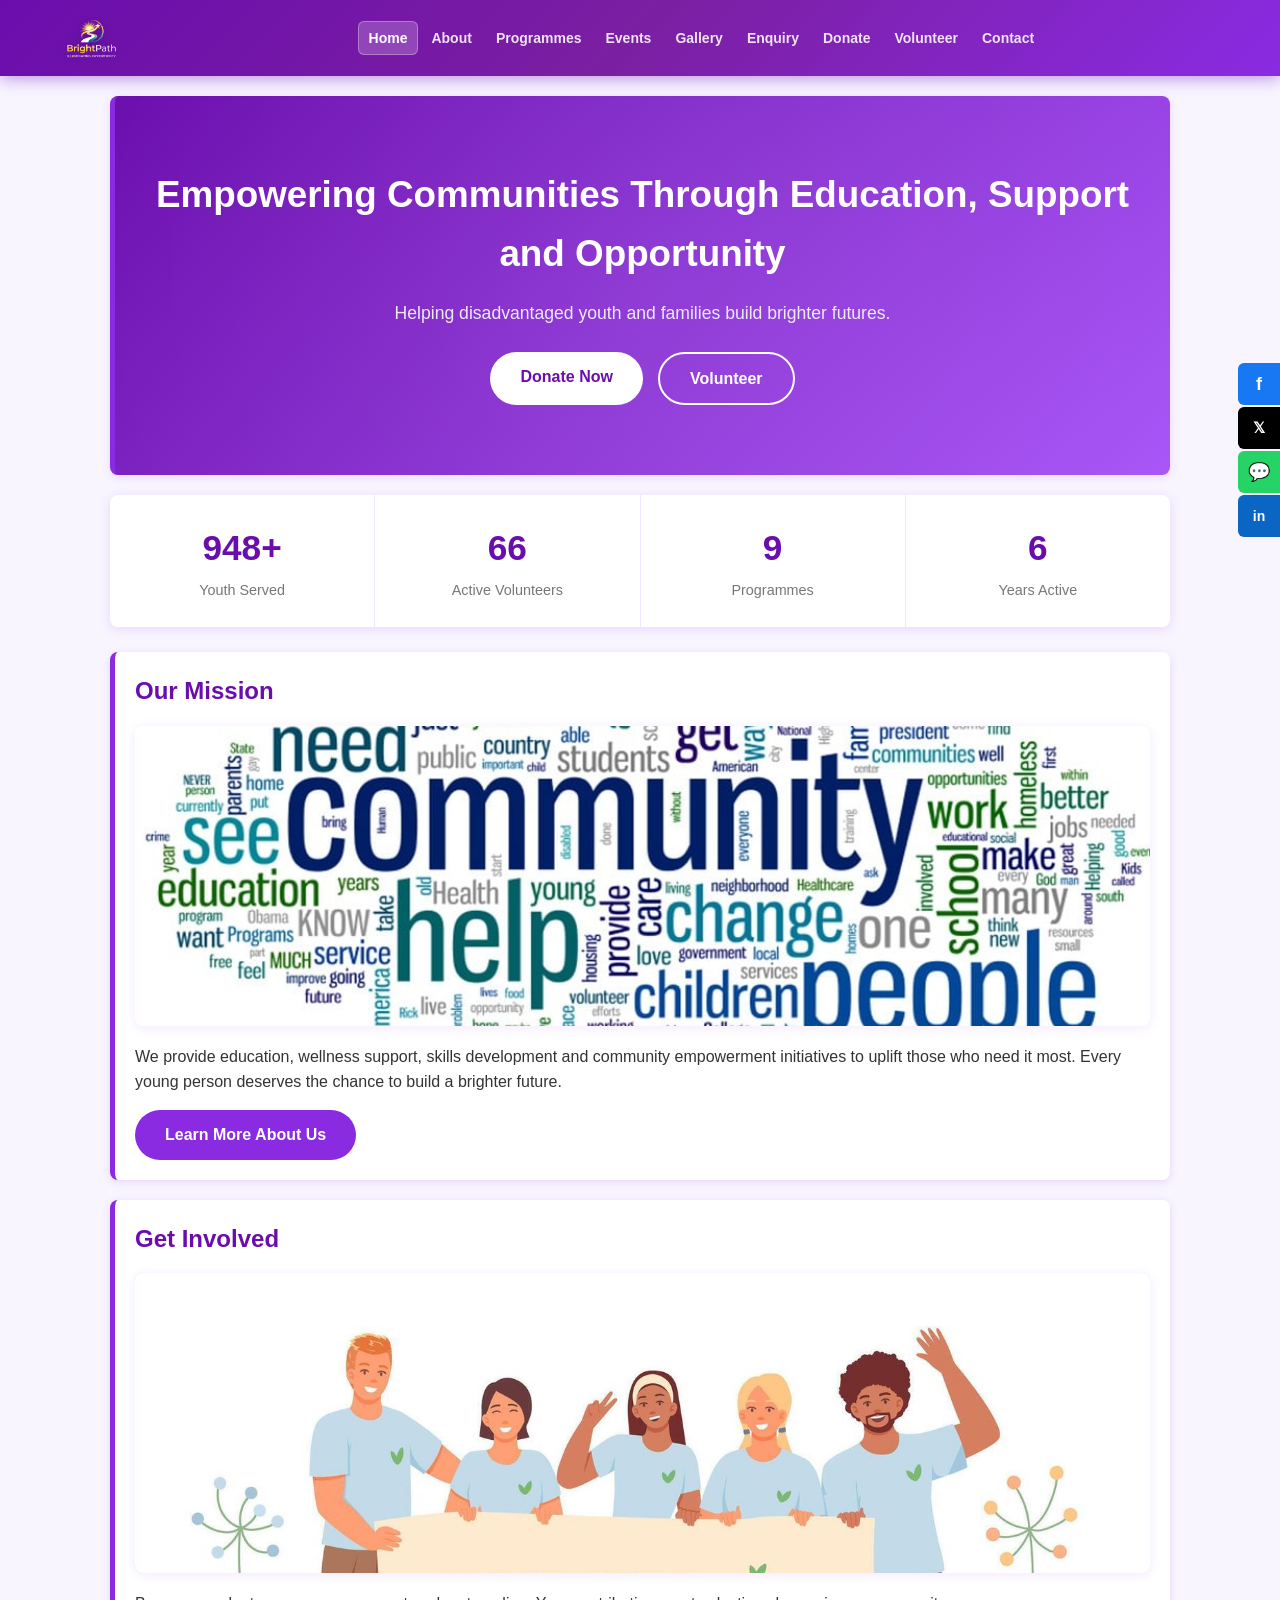
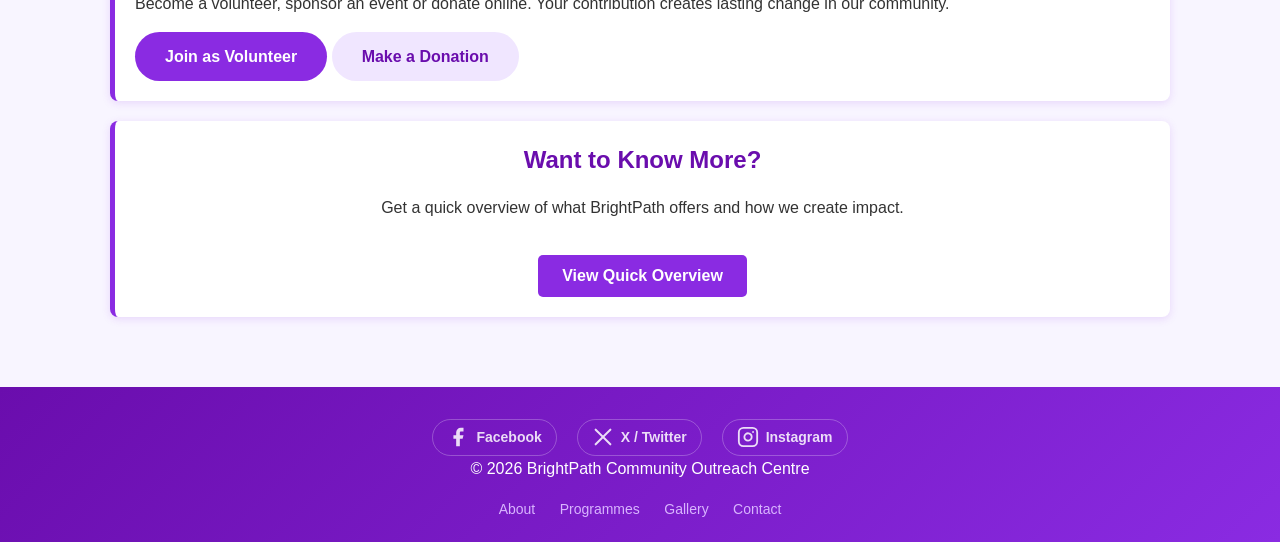
<file: index.html>
<!DOCTYPE html>
<html lang="en-ZA">
<head>
  <!-- Encoding & Viewport -->
  <meta charset="UTF-8">
  <meta name="viewport" content="width=device-width, initial-scale=1.0">

  <!-- Primary SEO -->
  <title>BrightPath | Empowering Youth in Johannesburg</title>
  <meta name="description" content="BrightPath provides free education, skills training and wellness support to disadvantaged youth and families in Johannesburg, South Africa. Donate or volunteer today.">
  <meta name="keywords" content="community outreach Johannesburg, youth development South Africa, free education Soweto, disadvantaged youth support, volunteer Johannesburg, donate charity South Africa">
  <meta name="author" content="BrightPath Community Outreach Centre">
  <meta name="robots" content="index, follow, max-snippet:-1, max-image-preview:large, max-video-preview:-1">
  <link rel="canonical" href="https://www.brightpath.org.za/index.html">
  <link rel="alternate" hreflang="en-ZA" href="https://www.brightpath.org.za/index.html">

  <!-- Open Graph (Facebook / LinkedIn / WhatsApp) -->
  <meta property="og:type" content="website">
  <meta property="og:title" content="BrightPath Community Outreach Centre | Empowering Youth in Johannesburg">
  <meta property="og:description" content="BrightPath provides free education, skills training and wellness support to disadvantaged youth and families in Johannesburg, South Africa. Donate or volunteer today.">
  <meta property="og:url" content="https://www.brightpath.org.za/index.html">
  <meta property="og:site_name" content="BrightPath Community Outreach Centre">
  <meta property="og:image" content="https://www.brightpath.org.za/images/og-image.jpg">
  <meta property="og:image:width" content="1200">
  <meta property="og:image:height" content="630">
  <meta property="og:locale" content="en_ZA">

  <!-- Twitter / X Card -->
  <meta name="twitter:card" content="summary_large_image">
  <meta name="twitter:site" content="@brightpathsa">
  <meta name="twitter:title" content="BrightPath Community Outreach Centre | Empowering Youth in Johannesburg">
  <meta name="twitter:description" content="BrightPath provides free education, skills training and wellness support to disadvantaged youth and families in Johannesburg, South Africa. Donate or volunteer today.">
  <meta name="twitter:image" content="https://www.brightpath.org.za/images/og-image.jpg">

  <!-- Local SEO & Geo -->
  <meta name="geo.region" content="ZA-GP">
  <meta name="geo.placename" content="Soweto, Johannesburg">
  <meta name="geo.position" content="-26.2631;27.8587">
  <meta name="ICBM" content="-26.2631, 27.8587">

  <!-- Performance: Resource Hints -->
  <link rel="preconnect" href="https://code.jquery.com">
  <link rel="dns-prefetch" href="https://code.jquery.com">
  <link rel="preconnect" href="https://images.unsplash.com" crossorigin>
  <link rel="dns-prefetch" href="https://images.unsplash.com">

  <!-- Favicon -->
  <link rel="icon" type="image/svg+xml" href="data:image/svg+xml,<svg xmlns='http://www.w3.org/2000/svg' viewBox='0 0 32 32'><rect width='32' height='32' rx='6' fill='%238a2be2'/><text x='16' y='22' font-family='Arial' font-size='18' font-weight='bold' text-anchor='middle' fill='white'>B</text></svg>">
  <link rel="apple-touch-icon" href="data:image/svg+xml,<svg xmlns='http://www.w3.org/2000/svg' viewBox='0 0 32 32'><rect width='32' height='32' rx='6' fill='%238a2be2'/><text x='16' y='22' font-family='Arial' font-size='18' font-weight='bold' text-anchor='middle' fill='white'>B</text></svg>">

  <!-- Stylesheet -->
  <link rel="stylesheet" href="css/style.css">

  <!-- Structured Data (Schema.org JSON-LD) -->
  <script type="application/ld+json">
{
  "@context": "https://schema.org",
  "@type": "NGO",
  "name": "BrightPath Community Outreach Centre",
  "url": "https://www.brightpath.org.za",
  "logo": "https://www.brightpath.org.za/images/logo.png",
  "description": "BrightPath provides free education, skills training and wellness support to disadvantaged youth and families in Johannesburg.",
  "address": {
    "@type": "PostalAddress",
    "streetAddress": "42 Ubuntu Street",
    "addressLocality": "Soweto",
    "addressRegion": "Gauteng",
    "postalCode": "1804",
    "addressCountry": "ZA"
  },
  "contactPoint": {
    "@type": "ContactPoint",
    "telephone": "+27-11-555-1234",
    "contactType": "customer service",
    "email": "info@brightpath.org.za",
    "availableLanguage": "English"
  },
  "sameAs": [
    "https://www.facebook.com/brightpathsa",
    "https://www.twitter.com/brightpathsa",
    "https://www.instagram.com/brightpathsa"
  ],
  "areaServed": {
    "@type": "City",
    "name": "Johannesburg"
  },
  "foundingDate": "2018",
  "nonprofit": true
}
</script>

  <script src="https://code.jquery.com/jquery-3.7.1.min.js"></script>
  <noscript><style>.reveal{opacity:1!important;transform:none!important}</style></noscript>
</head>
<body>

<a href="#main-content" id="skip-to-content" style="position:absolute;left:-9999px;top:4px;z-index:9999;background:#6a0dad;color:white;padding:8px 16px;border-radius:4px;font-weight:bold;text-decoration:none" onfocus="this.style.left='4px'" onblur="this.style.left='-9999px'">Skip to main content</a>
<header role="banner">
  <div class="header-inner">
  <a href="index.html" class="logo-wrap" aria-label="BrightPath Home">
      <img src="images/Bright_path_logo.png"
           alt="BrightPath Community Outreach Centre"
           class="site-logo">
    </a>
    <nav aria-label="Primary navigation">
    <ul>
      <li><a href="index.html" class="active">Home</a></li>
      <li><a href="about.html">About</a></li>
      <li><a href="programmes.html">Programmes</a></li>
      <li><a href="events.html">Events</a></li>
      <li><a href="gallery.html">Gallery</a></li>
      <li><a href="enquiry.html">Enquiry</a></li>
      <li><a href="donate.html">Donate</a></li>
      <li><a href="volunteer.html">Volunteer</a></li>
      <li><a href="contact.html">Contact</a></li>
    </ul>
  </nav>
  </div>
</header>

<main id="main-content">

  <!-- HERO -->
  <section class="hero">
    <h1>Empowering Communities Through Education, Support and Opportunity</h1>
    <p>Helping disadvantaged youth and families build brighter futures.</p>
    <div class="btn-group">
      <a href="donate.html" class="btn">Donate Now</a>
      <a href="volunteer.html" class="btn btn-outline">Volunteer</a>
    </div>
  </section>

  <!-- ANIMATED STATS -->
  <div class="stats-bar reveal">
    <div class="stat-item">
      <span class="stat-number" data-target="1200" data-suffix="+">0</span>
      <span class="stat-label">Youth Served</span>
    </div>
    <div class="stat-item">
      <span class="stat-number" data-target="85" data-suffix="">0</span>
      <span class="stat-label">Active Volunteers</span>
    </div>
    <div class="stat-item">
      <span class="stat-number" data-target="12" data-suffix="">0</span>
      <span class="stat-label">Programmes</span>
    </div>
    <div class="stat-item">
      <span class="stat-number" data-target="8" data-suffix="">0</span>
      <span class="stat-label">Years Active</span>
    </div>
  </div>

  <!-- MISSION -->
  <section class="reveal">
    <h2>Our Mission</h2>
    <img src="images/community.jpg" alt="Community support programme — BrightPath outreach in Johannesburg" loading="lazy" class="content-img focus-center">
    <p>We provide education, wellness support, skills development and community empowerment
       initiatives to uplift those who need it most. Every young person deserves the chance
       to build a brighter future.</p>
    <a href="about.html" class="btn btn-purple">Learn More About Us</a>
  </section>

  <!-- GET INVOLVED -->
  <section class="reveal">
    <h2>Get Involved</h2>
    <img src="images/volunteer.jpg" alt="Volunteers helping community members at BrightPath" loading="lazy" class="content-img focus-top">
    <p>Become a volunteer, sponsor an event or donate online.
       Your contribution creates lasting change in our community.</p>
    <div class="btn-group" style="justify-content:flex-start">
      <a href="volunteer.html" class="btn btn-purple">Join as Volunteer</a>
      <a href="donate.html" class="btn" style="background:#f0e6ff;color:#6a0dad">Make a Donation</a>
    </div>
  </section>

  <!-- QUICK INFO MODAL TRIGGER -->
  <section class="reveal" style="text-align:center">
    <h2>Want to Know More?</h2>
    <p>Get a quick overview of what BrightPath offers and how we create impact.</p>
    <button data-modal="info-modal">View Quick Overview</button>
  </section>

</main>

<!-- MODAL: Quick Overview -->
<div class="modal-overlay" id="info-modal">
  <div class="modal-box">
    <button class="modal-close" aria-label="Close">&times;</button>
    <span class="modal-badge">About BrightPath</span>
    <h2 style="color:#6a0dad;margin-bottom:12px">What We Do</h2>
    <p>BrightPath Community Outreach Centre has been serving disadvantaged communities since 2018. We run three core programme streams:</p>
    <ul style="margin-left:20px;margin-top:8px">
      <li><strong>Education</strong> — Tutoring, digital literacy, skills training</li>
      <li><strong>Wellness</strong> — Mental health workshops, counselling referrals</li>
      <li><strong>Community</strong> — Food drives, leadership camps, charity events</li>
    </ul>
    <p style="margin-top:12px">All programmes are free for qualifying community members.</p>
    <a href="about.html" class="btn btn-purple" style="display:inline-block;margin-top:8px">Read Our Full Story</a>
  </div>
</div>

<footer role="contentinfo">
  <div class="footer-social" aria-label="BrightPath on social media">
    <a href="https://www.facebook.com/brightpathsa" target="_blank" rel="noopener noreferrer me" aria-label="BrightPath on Facebook">
      <svg xmlns="http://www.w3.org/2000/svg" width="22" height="22" viewBox="0 0 24 24" fill="currentColor" aria-hidden="true"><path d="M18 2h-3a5 5 0 0 0-5 5v3H7v4h3v8h4v-8h3l1-4h-4V7a1 1 0 0 1 1-1h3z"/></svg>
      Facebook
    </a>
    <a href="https://www.twitter.com/brightpathsa" target="_blank" rel="noopener noreferrer me" aria-label="BrightPath on X (Twitter)">
      <svg xmlns="http://www.w3.org/2000/svg" width="22" height="22" viewBox="0 0 24 24" fill="currentColor" aria-hidden="true"><path d="M4 4l16 16M4 20 20 4" stroke="currentColor" stroke-width="2.2" stroke-linecap="round" fill="none"/></svg>
      X / Twitter
    </a>
    <a href="https://www.instagram.com/brightpathsa" target="_blank" rel="noopener noreferrer me" aria-label="BrightPath on Instagram">
      <svg xmlns="http://www.w3.org/2000/svg" width="22" height="22" viewBox="0 0 24 24" fill="none" stroke="currentColor" stroke-width="2" stroke-linecap="round" stroke-linejoin="round" aria-hidden="true"><rect x="2" y="2" width="20" height="20" rx="5" ry="5"/><path d="M16 11.37A4 4 0 1 1 12.63 8 4 4 0 0 1 16 11.37z"/><line x1="17.5" y1="6.5" x2="17.51" y2="6.5"/></svg>
      Instagram
    </a>
  </div>
  <p>&copy; 2026 BrightPath Community Outreach Centre</p>
  <div class="footer-links">
    <a href="about.html">About</a>
    <a href="programmes.html">Programmes</a>
    <a href="gallery.html">Gallery</a>
    <a href="contact.html">Contact</a>
  </div>
</footer>

<button id="back-to-top" title="Back to top">&#8679;</button>
<div id="toast"></div>

<script src="js/main.js" defer></script>
  <script src="js/seo.js" defer></script>
</body>
</html>
</file>
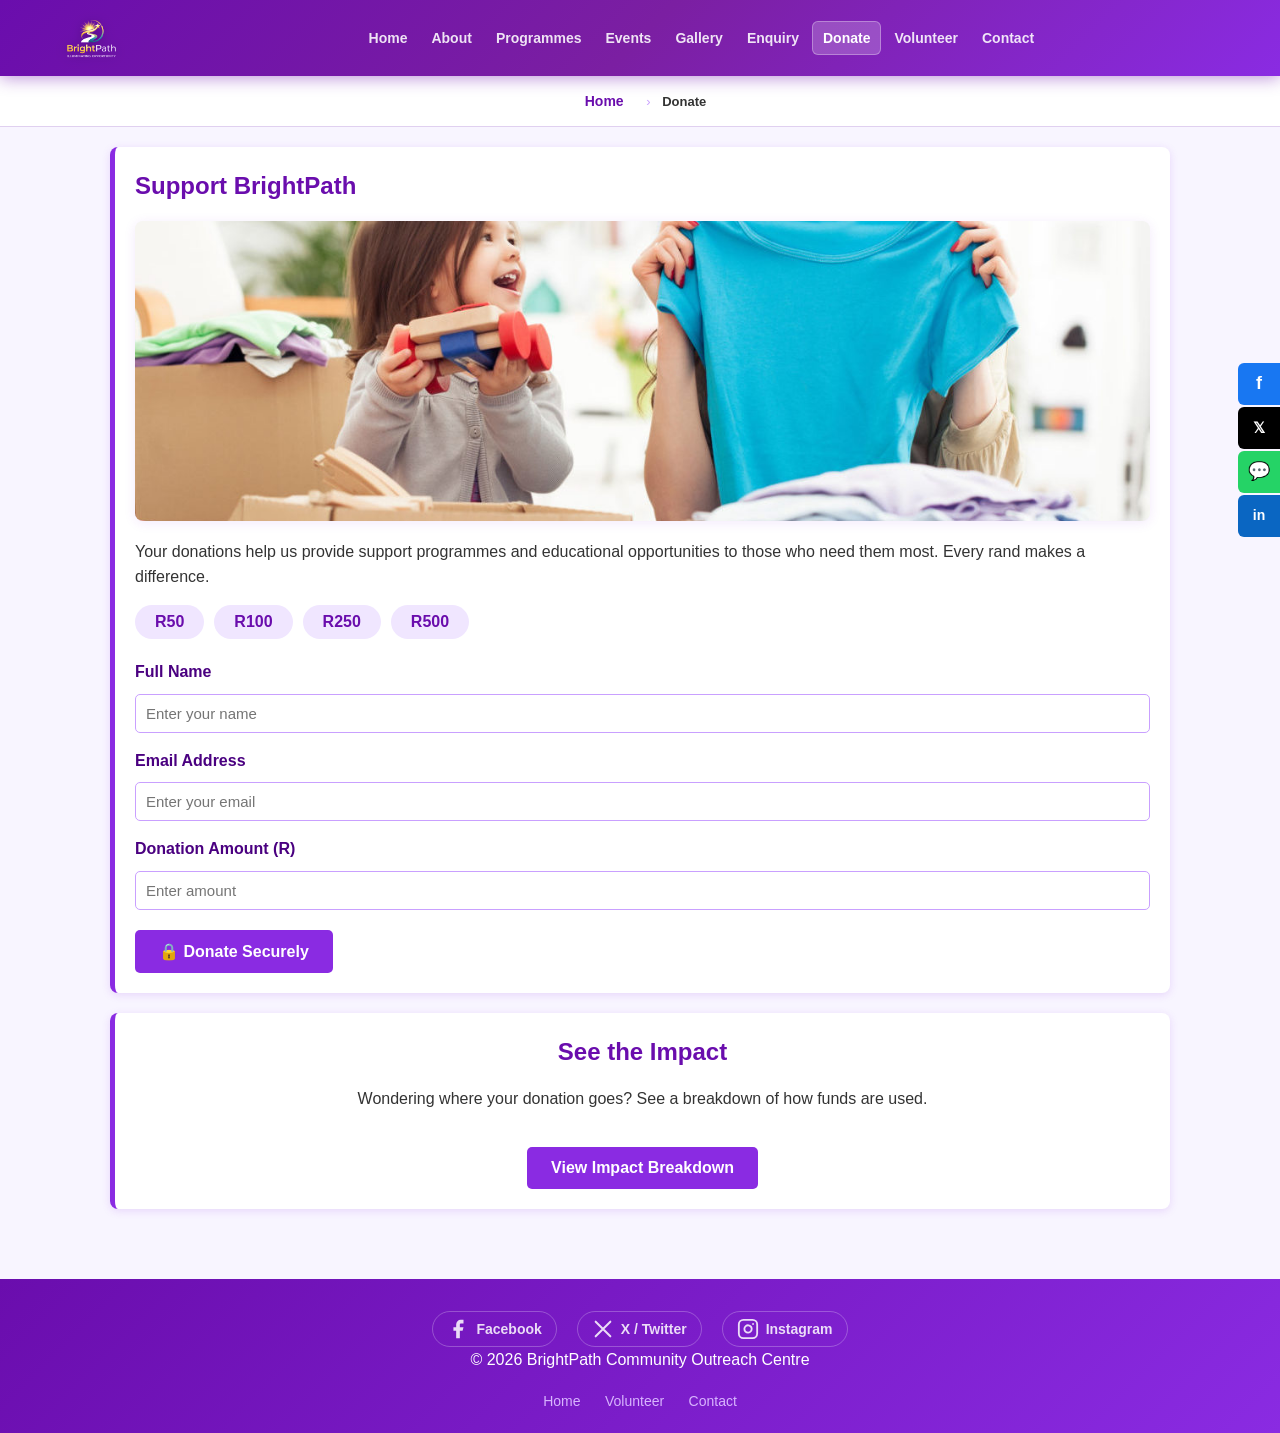
<file: donate.html>
<!DOCTYPE html>
<html lang="en-ZA">
<head>
  <!-- Encoding & Viewport -->
  <meta charset="UTF-8">
  <meta name="viewport" content="width=device-width, initial-scale=1.0">

  <!-- Primary SEO -->
  <title>Donate | Support Youth Education – BrightPath</title>
  <meta name="description" content="Your donation to BrightPath funds free education, wellness support and community programmes for disadvantaged youth in Johannesburg, South Africa. Every rand helps.">
  <meta name="keywords" content="donate to charity South Africa, support youth education Johannesburg, non-profit donation Soweto, fund community programmes Gauteng, charitable giving South Africa">
  <meta name="author" content="BrightPath Community Outreach Centre">
  <meta name="robots" content="index, follow, max-snippet:-1, max-image-preview:large, max-video-preview:-1">
  <link rel="canonical" href="https://www.brightpath.org.za/donate.html">
  <link rel="alternate" hreflang="en-ZA" href="https://www.brightpath.org.za/donate.html">

  <!-- Open Graph (Facebook / LinkedIn / WhatsApp) -->
  <meta property="og:type" content="website">
  <meta property="og:title" content="Donate to BrightPath | Support Free Youth Education in South Africa">
  <meta property="og:description" content="Your donation to BrightPath funds free education, wellness support and community programmes for disadvantaged youth in Johannesburg, South Africa. Every rand helps.">
  <meta property="og:url" content="https://www.brightpath.org.za/donate.html">
  <meta property="og:site_name" content="BrightPath Community Outreach Centre">
  <meta property="og:image" content="https://www.brightpath.org.za/images/og-image.jpg">
  <meta property="og:image:width" content="1200">
  <meta property="og:image:height" content="630">
  <meta property="og:locale" content="en_ZA">

  <!-- Twitter / X Card -->
  <meta name="twitter:card" content="summary_large_image">
  <meta name="twitter:site" content="@brightpathsa">
  <meta name="twitter:title" content="Donate to BrightPath | Support Free Youth Education in South Africa">
  <meta name="twitter:description" content="Your donation to BrightPath funds free education, wellness support and community programmes for disadvantaged youth in Johannesburg, South Africa. Every rand helps.">
  <meta name="twitter:image" content="https://www.brightpath.org.za/images/og-image.jpg">

  <!-- Local SEO & Geo -->
  <meta name="geo.region" content="ZA-GP">
  <meta name="geo.placename" content="Soweto, Johannesburg">
  <meta name="geo.position" content="-26.2631;27.8587">
  <meta name="ICBM" content="-26.2631, 27.8587">

  <!-- Performance: Resource Hints -->
  <link rel="preconnect" href="https://code.jquery.com">
  <link rel="dns-prefetch" href="https://code.jquery.com">
  <link rel="preconnect" href="https://images.unsplash.com" crossorigin>
  <link rel="dns-prefetch" href="https://images.unsplash.com">

  <!-- Favicon -->
  <link rel="icon" type="image/svg+xml" href="data:image/svg+xml,<svg xmlns='http://www.w3.org/2000/svg' viewBox='0 0 32 32'><rect width='32' height='32' rx='6' fill='%238a2be2'/><text x='16' y='22' font-family='Arial' font-size='18' font-weight='bold' text-anchor='middle' fill='white'>B</text></svg>">
  <link rel="apple-touch-icon" href="data:image/svg+xml,<svg xmlns='http://www.w3.org/2000/svg' viewBox='0 0 32 32'><rect width='32' height='32' rx='6' fill='%238a2be2'/><text x='16' y='22' font-family='Arial' font-size='18' font-weight='bold' text-anchor='middle' fill='white'>B</text></svg>">

  <!-- Stylesheet -->
  <link rel="stylesheet" href="css/style.css">

  <!-- Structured Data (Schema.org JSON-LD) -->
  <script type="application/ld+json">
{
  "@context": "https://schema.org",
  "@type": "DonateAction",
  "name": "Donate to BrightPath",
  "description": "Support free education and community programmes for disadvantaged youth in Johannesburg.",
  "recipient": {
    "@type": "NGO",
    "name": "BrightPath Community Outreach Centre",
    "url": "https://www.brightpath.org.za"
  }
}
</script>

  <script src="https://code.jquery.com/jquery-3.7.1.min.js"></script>
  <noscript><style>.reveal{opacity:1!important;transform:none!important}</style></noscript>
</head>
<body>

<a href="#main-content" id="skip-to-content" style="position:absolute;left:-9999px;top:4px;z-index:9999;background:#6a0dad;color:white;padding:8px 16px;border-radius:4px;font-weight:bold;text-decoration:none" onfocus="this.style.left='4px'" onblur="this.style.left='-9999px'">Skip to main content</a>
<header role="banner">
  <div class="header-inner">
  <a href="index.html" class="logo-wrap" aria-label="BrightPath Home">
      <img src="images/Bright_path_logo.png"
           alt="BrightPath Community Outreach Centre"
           class="site-logo">
    </a>
    <nav aria-label="Primary navigation">
    <ul>
      <li><a href="index.html">Home</a></li>
      <li><a href="about.html">About</a></li>
      <li><a href="programmes.html">Programmes</a></li>
      <li><a href="events.html">Events</a></li>
      <li><a href="gallery.html">Gallery</a></li>
      <li><a href="enquiry.html">Enquiry</a></li>
      <li><a href="donate.html" class="active">Donate</a></li>
      <li><a href="volunteer.html">Volunteer</a></li>
      <li><a href="contact.html">Contact</a></li>
    </ul>
  </nav>
  </div>
</header>

<main id="main-content">
  <section class="reveal">
    <h1>Support BrightPath</h1>
    <img src="images/donate.jpg" alt="Community donations — supporting BrightPath programmes" loading="lazy" class="content-img focus-center">
    <p>Your donations help us provide support programmes and educational opportunities
       to those who need them most. Every rand makes a difference.</p>

    <!-- Quick-select amounts -->
    <div id="amount-presets" style="display:flex;gap:10px;flex-wrap:wrap;margin-bottom:5px">
      <button type="button" class="preset-btn btn" style="background:#f0e6ff;color:#6a0dad;padding:8px 20px;border-radius:20px;margin-top:0"
              data-amount="50">R50</button>
      <button type="button" class="preset-btn btn" style="background:#f0e6ff;color:#6a0dad;padding:8px 20px;border-radius:20px;margin-top:0"
              data-amount="100">R100</button>
      <button type="button" class="preset-btn btn" style="background:#f0e6ff;color:#6a0dad;padding:8px 20px;border-radius:20px;margin-top:0"
              data-amount="250">R250</button>
      <button type="button" class="preset-btn btn" style="background:#f0e6ff;color:#6a0dad;padding:8px 20px;border-radius:20px;margin-top:0"
              data-amount="500">R500</button>
    </div>

    <form class="validated-form" data-success="Thank you for your generous donation!">
      <label for="donate-name">Full Name</label>
      <input type="text" id="donate-name" name="name" placeholder="Enter your name" required>
      <span class="form-error">Please enter your name.</span>

      <label for="donate-email">Email Address</label>
      <input type="email" id="donate-email" name="email" placeholder="Enter your email" required>
      <span class="form-error">Please enter a valid email address.</span>

      <label for="donate-amount">Donation Amount (R)</label>
      <input type="number" id="donate-amount" name="amount" placeholder="Enter amount" min="1" required>
      <span class="form-error">Please enter a donation amount.</span>

      <button type="submit">&#128274; Donate Securely</button>
    </form>
  </section>

  <!-- Impact modal trigger -->
  <section class="reveal" style="text-align:center">
    <h2>See the Impact</h2>
    <p>Wondering where your donation goes? See a breakdown of how funds are used.</p>
    <button data-modal="impact-modal">View Impact Breakdown</button>
  </section>
</main>

<!-- Impact Modal -->
<div class="modal-overlay" id="impact-modal">
  <div class="modal-box">
    <button class="modal-close">&times;</button>
    <span class="modal-badge">Transparency</span>
    <h2 style="color:#6a0dad;margin-bottom:12px">How Your Donation is Used</h2>
    <ul>
      <li>&#128218; <strong>45%</strong> — Education &amp; Skills programmes</li>
      <li>&#129505; <strong>25%</strong> — Wellness &amp; counselling support</li>
      <li>&#127968; <strong>20%</strong> — Community events &amp; food drives</li>
      <li>&#128188; <strong>10%</strong> — Administration &amp; operations</li>
    </ul>
    <p style="margin-top:12px;font-size:14px;color:#888">BrightPath is a registered non-profit. Donations may be tax-deductible.</p>
  </div>
</div>

<footer role="contentinfo">
  <div class="footer-social" aria-label="BrightPath on social media">
    <a href="https://www.facebook.com/brightpathsa" target="_blank" rel="noopener noreferrer me" aria-label="BrightPath on Facebook">
      <svg xmlns="http://www.w3.org/2000/svg" width="22" height="22" viewBox="0 0 24 24" fill="currentColor" aria-hidden="true"><path d="M18 2h-3a5 5 0 0 0-5 5v3H7v4h3v8h4v-8h3l1-4h-4V7a1 1 0 0 1 1-1h3z"/></svg>
      Facebook
    </a>
    <a href="https://www.twitter.com/brightpathsa" target="_blank" rel="noopener noreferrer me" aria-label="BrightPath on X (Twitter)">
      <svg xmlns="http://www.w3.org/2000/svg" width="22" height="22" viewBox="0 0 24 24" fill="currentColor" aria-hidden="true"><path d="M4 4l16 16M4 20 20 4" stroke="currentColor" stroke-width="2.2" stroke-linecap="round" fill="none"/></svg>
      X / Twitter
    </a>
    <a href="https://www.instagram.com/brightpathsa" target="_blank" rel="noopener noreferrer me" aria-label="BrightPath on Instagram">
      <svg xmlns="http://www.w3.org/2000/svg" width="22" height="22" viewBox="0 0 24 24" fill="none" stroke="currentColor" stroke-width="2" stroke-linecap="round" stroke-linejoin="round" aria-hidden="true"><rect x="2" y="2" width="20" height="20" rx="5" ry="5"/><path d="M16 11.37A4 4 0 1 1 12.63 8 4 4 0 0 1 16 11.37z"/><line x1="17.5" y1="6.5" x2="17.51" y2="6.5"/></svg>
      Instagram
    </a>
  </div>
  <p>&copy; 2026 BrightPath Community Outreach Centre</p>
  <div class="footer-links">
    <a href="index.html">Home</a>
    <a href="volunteer.html">Volunteer</a>
    <a href="contact.html">Contact</a>
  </div>
</footer>

<button id="back-to-top" title="Back to top">&#8679;</button>
<div id="toast"></div>

<script src="js/main.js" defer></script>
<script>
$(function () {
  // Quick-select preset amounts
  $('.preset-btn').on('click', function () {
    $('.preset-btn').css({ background: '#f0e6ff', color: '#6a0dad' });
    $(this).css({ background: '#8a2be2', color: 'white' });
    $('#donate-amount').val($(this).data('amount'));
  });
});
</script>
  <script src="js/seo.js" defer></script>
</body>
</html>
</file>
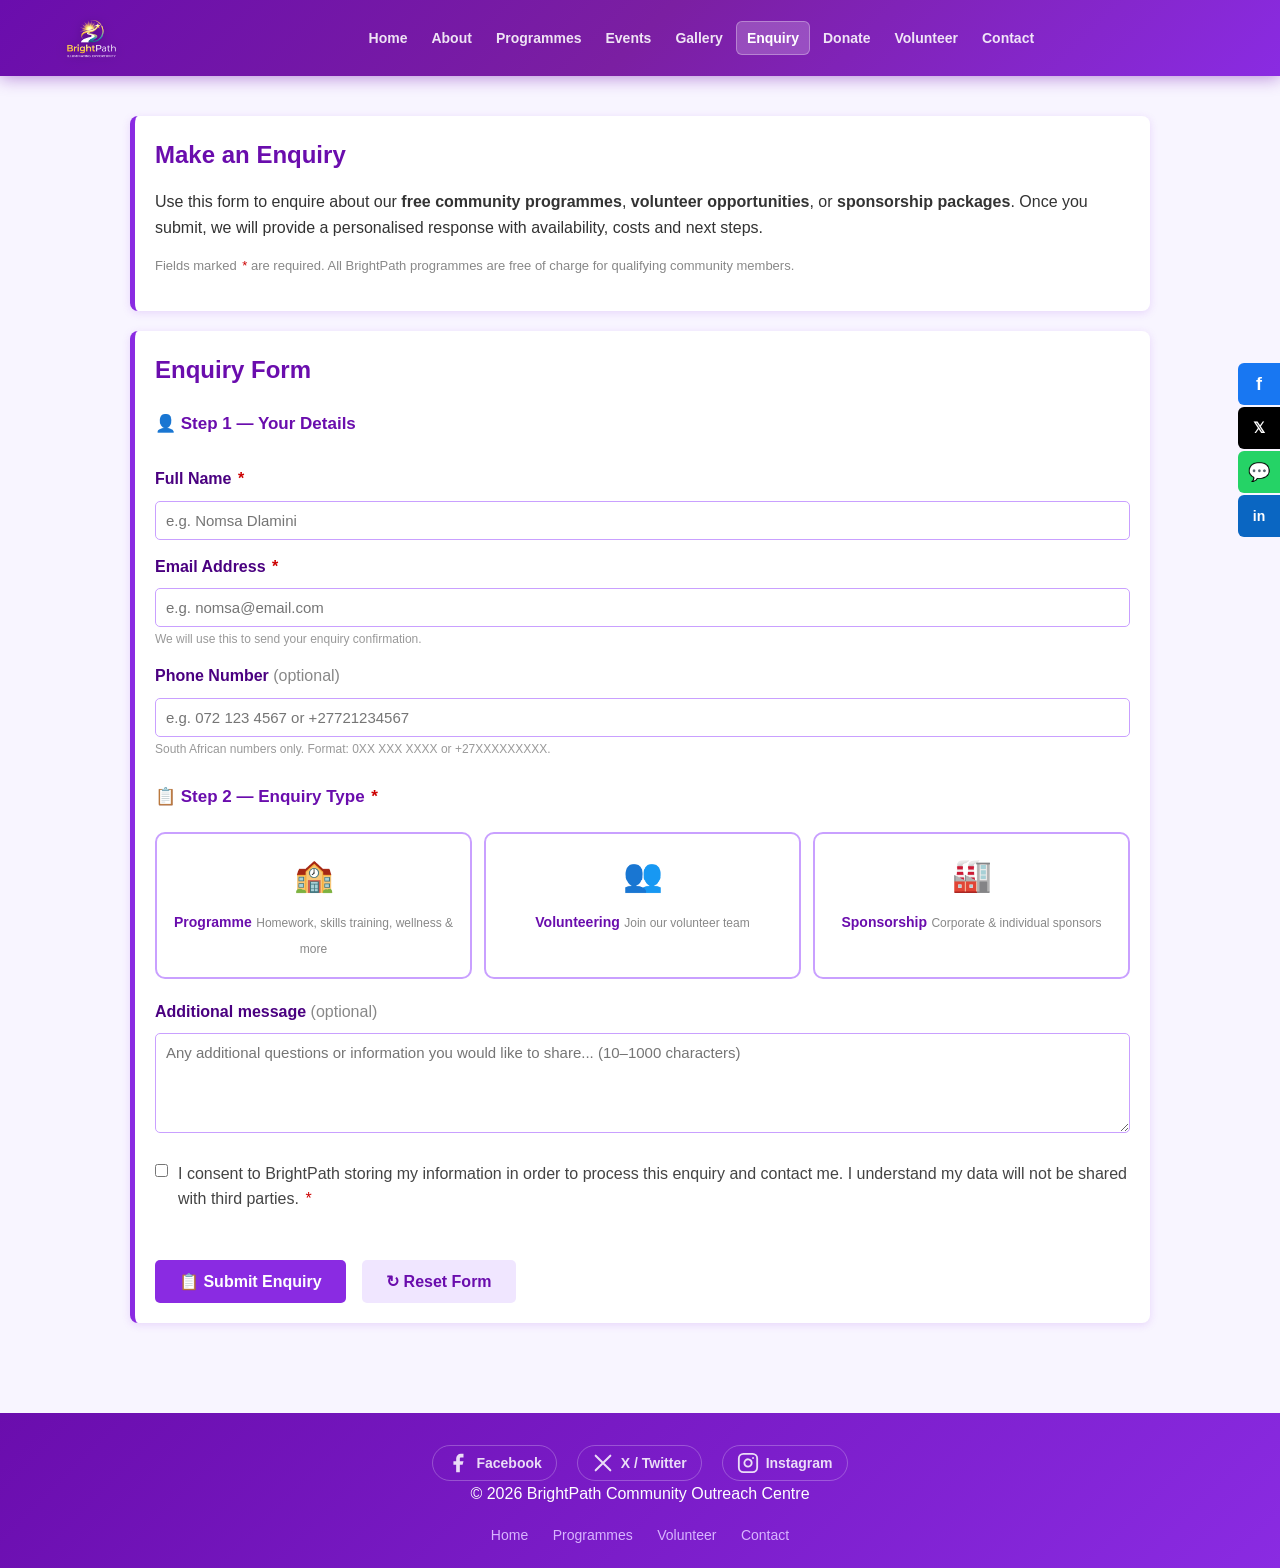
<file: enquiry.html>
<!DOCTYPE html>
<html lang="en-ZA">
<head>
  <!-- Encoding & Viewport -->
  <meta charset="UTF-8">
  <meta name="viewport" content="width=device-width, initial-scale=1.0">

  <!-- SEO -->
  <title>Make an Enquiry | BrightPath</title>
  <meta name="description" content="Enquire about BrightPath's free community programmes, volunteer opportunities or sponsorship packages in Johannesburg. Get personalised availability and cost information.">
  <meta name="keywords" content="BrightPath enquiry, programme enquiry Johannesburg, volunteer application South Africa, sponsorship enquiry NGO Soweto">
  <meta name="robots" content="index, follow">
  <link rel="canonical" href="https://www.brightpath.org.za/enquiry.html">
  <link rel="alternate" hreflang="en-ZA" href="https://www.brightpath.org.za/enquiry.html">

  <!-- Open Graph -->
  <meta property="og:type" content="website">
  <meta property="og:title" content="Make an Enquiry | BrightPath">
  <meta property="og:description" content="Enquire about BrightPath's free programmes, volunteer roles or sponsorship opportunities in Johannesburg.">
  <meta property="og:url" content="https://www.brightpath.org.za/enquiry.html">
  <meta property="og:site_name" content="BrightPath Community Outreach Centre">
  <meta property="og:image" content="https://www.brightpath.org.za/images/og-image.jpg">

  <!-- Security -->

  <!-- Geo / Local SEO -->
  <meta property="og:image:width" content="1200">
  <meta property="og:image:height" content="630">
  <meta name="twitter:card" content="summary_large_image">
  <meta name="twitter:site" content="@brightpathsa">
  <meta name="twitter:title" content="Make an Enquiry | BrightPath">
  <meta name="twitter:description" content="Enquire about BrightPath's free community programmes, volunteer opportunities or sponsorship packages in Johannesburg.">
  <meta name="twitter:image" content="https://www.brightpath.org.za/images/og-image.jpg">
  <meta name="geo.position" content="-26.2631;27.8587">
  <meta name="ICBM" content="-26.2631, 27.8587">

  <meta name="geo.region" content="ZA-GP">
  <meta name="geo.placename" content="Soweto, Johannesburg">

  <!-- Favicon -->
  <link rel="icon" type="image/svg+xml" href="data:image/svg+xml,<svg xmlns='http://www.w3.org/2000/svg' viewBox='0 0 32 32'><rect width='32' height='32' rx='6' fill='%238a2be2'/><text x='16' y='22' font-family='Arial' font-size='18' font-weight='bold' text-anchor='middle' fill='white'>B</text></svg>">

  <!-- Preconnect -->
  <link rel="preconnect" href="https://code.jquery.com">
  <link rel="dns-prefetch" href="https://code.jquery.com">
  <link rel="preconnect" href="https://images.unsplash.com" crossorigin>
  <link rel="dns-prefetch" href="https://images.unsplash.com">

  <link rel="stylesheet" href="css/style.css">

  <!-- Schema.org -->
  <script type="application/ld+json">
  {
    "@context": "https://schema.org",
    "@type": "ContactPage",
    "name": "BrightPath Enquiry Form",
    "url": "https://www.brightpath.org.za/enquiry.html",
    "description": "Submit an enquiry about BrightPath programmes, volunteering or sponsorship.",
    "breadcrumb": {
      "@type": "BreadcrumbList",
      "itemListElement": [
        {"@type":"ListItem","position":1,"name":"Home","item":"https://www.brightpath.org.za/index.html"},
        {"@type":"ListItem","position":2,"name":"Enquiry","item":"https://www.brightpath.org.za/enquiry.html"}
      ]
    }
  }
  </script>
  <script src="https://code.jquery.com/jquery-3.7.1.min.js" defer></script>
</head>
<body>

<a href="#main-content" id="skip-to-content"
   style="position:absolute;left:-9999px;top:4px;z-index:9999;background:#6a0dad;color:white;padding:8px 16px;border-radius:4px;font-weight:bold;text-decoration:none"
   onfocus="this.style.left='4px'" onblur="this.style.left='-9999px'">Skip to main content</a>

<header role="banner">
  <div class="header-inner">
  <a href="index.html" class="logo-wrap" aria-label="BrightPath Home">
      <img src="images/Bright_path_logo.png"
           alt="BrightPath Community Outreach Centre"
           class="site-logo">
    </a>
    <nav aria-label="Primary navigation">
    <ul>
      <li><a href="index.html">Home</a></li>
      <li><a href="about.html">About</a></li>
      <li><a href="programmes.html">Programmes</a></li>
      <li><a href="events.html">Events</a></li>
      <li><a href="gallery.html">Gallery</a></li>
      <li><a href="enquiry.html" class="active">Enquiry</a></li>
      <li><a href="donate.html">Donate</a></li>
      <li><a href="volunteer.html">Volunteer</a></li>
      <li><a href="contact.html">Contact</a></li>
    </ul>
  </nav>
  </div>
</header>

<main id="main-content">
<div style="max-width:1100px;margin:auto;padding:20px">

  <!-- PAGE INTRO -->
  <section class="reveal">
    <h1>Make an Enquiry</h1>
    <p>Use this form to enquire about our <strong>free community programmes</strong>,
       <strong>volunteer opportunities</strong>, or <strong>sponsorship packages</strong>.
       Once you submit, we will provide a personalised response with availability, costs and next steps.</p>
    <p style="font-size:13px;color:#888">Fields marked <span class="required-star">*</span> are required.
       All BrightPath programmes are free of charge for qualifying community members.</p>
  </section>

  <!-- RESPONSE AREA (hidden until submit) -->
  <div id="enquiry-response" style="display:none"></div>

  <!-- ENQUIRY FORM -->
  <section class="reveal">
    <h2>Enquiry Form</h2>

    <form id="enquiry-form" action="#" method="post" novalidate aria-label="Enquiry form">

      <!-- ── STEP 1: PERSONAL DETAILS ── -->
      <fieldset style="border:none;padding:0;margin:0 0 24px 0">
        <legend style="font-size:17px;font-weight:bold;color:#6a0dad;margin-bottom:14px;display:block">
          &#128100; Step 1 — Your Details
        </legend>

        <label for="enq-name">Full Name <span class="required-star">*</span></label>
        <input type="text" id="enq-name" name="name"
               placeholder="e.g. Nomsa Dlamini"
               minlength="2" maxlength="80" required
               autocomplete="name" aria-describedby="enq-name-err">
        <span class="form-error" id="enq-name-err" role="alert"></span>

        <label for="enq-email" style="margin-top:14px">Email Address <span class="required-star">*</span></label>
        <input type="email" id="enq-email" name="email"
               placeholder="e.g. nomsa@email.com" required
               autocomplete="email" aria-describedby="enq-email-err">
        <span class="form-error" id="enq-email-err" role="alert"></span>
        <span class="field-hint">We will use this to send your enquiry confirmation.</span>

        <label for="enq-phone" style="margin-top:14px">Phone Number <span style="color:#888;font-weight:normal">(optional)</span></label>
        <input type="tel" id="enq-phone" name="phone"
               placeholder="e.g. 072 123 4567 or +27721234567"
               autocomplete="tel" aria-describedby="enq-phone-err">
        <span class="form-error" id="enq-phone-err" role="alert"></span>
        <span class="field-hint">South African numbers only. Format: 0XX XXX XXXX or +27XXXXXXXXX.</span>
      </fieldset>

      <!-- ── STEP 2: ENQUIRY TYPE ── -->
      <fieldset style="border:none;padding:0;margin:0 0 10px 0">
        <legend style="font-size:17px;font-weight:bold;color:#6a0dad;margin-bottom:14px;display:block">
          &#128203; Step 2 — Enquiry Type <span class="required-star">*</span>
        </legend>

        <!-- Visual card picker (syncs with hidden select) -->
        <div class="enquiry-type-grid" role="group" aria-label="Select enquiry type">
          <div class="enquiry-type-card" data-value="programme" tabindex="0" role="button" aria-pressed="false">
            <span class="card-icon">&#127979;</span>
            <span class="card-label">Programme</span>
            <span class="card-desc">Homework, skills training, wellness &amp; more</span>
          </div>
          <div class="enquiry-type-card" data-value="volunteering" tabindex="0" role="button" aria-pressed="false">
            <span class="card-icon">&#128101;</span>
            <span class="card-label">Volunteering</span>
            <span class="card-desc">Join our volunteer team</span>
          </div>
          <div class="enquiry-type-card" data-value="sponsorship" tabindex="0" role="button" aria-pressed="false">
            <span class="card-icon">&#127981;</span>
            <span class="card-label">Sponsorship</span>
            <span class="card-desc">Corporate &amp; individual sponsors</span>
          </div>
        </div>

        <!-- Hidden select (for form submission + JS validation) -->
        <select id="enquiry-type" name="enquiry_type" required
                style="position:absolute;opacity:0;pointer-events:none;height:0"
                aria-hidden="true" tabindex="-1">
          <option value="">-- Select --</option>
          <option value="programme">Programme</option>
          <option value="volunteering">Volunteering</option>
          <option value="sponsorship">Sponsorship</option>
        </select>
        <span class="form-error" id="enquiry-type-err" role="alert"></span>
      </fieldset>

      <!-- ── DYNAMIC: PROGRAMME SECTION ── -->
      <div class="dynamic-section" id="section-programme">
        <h3>&#127979; Programme Enquiry Details</h3>

        <label for="enq-programme">Which programme are you interested in? <span class="required-star">*</span></label>
        <select id="enq-programme" name="programme" aria-describedby="enq-prog-err">
          <option value="">— Select a programme —</option>
          <option value="youth-skills">Youth Skills Training (CV writing, interview prep, digital literacy)</option>
          <option value="homework">Homework Support (after-school tutoring, Gr 4–12)</option>
          <option value="wellness">Wellness Support (workshops, counselling referrals)</option>
          <option value="digital">Digital Literacy Bootcamp (full-day, adults 18+)</option>
          <option value="leadership">Youth Leadership Camp (residential, 3 days)</option>
        </select>
        <span class="form-error" id="enq-prog-err" role="alert"></span>

        <label for="enq-dob" style="margin-top:14px">Date of Birth <span class="required-star">*</span></label>
        <input type="date" id="enq-dob" name="dob"
               max="2018-01-01"
               aria-describedby="enq-dob-err">
        <span class="form-error" id="enq-dob-err" role="alert"></span>
        <span class="field-hint">Used to confirm programme age eligibility.</span>

        <label for="enq-start-date" style="margin-top:14px">Preferred Start Date <span class="required-star">*</span></label>
        <input type="date" id="enq-start-date" name="start_date"
               aria-describedby="enq-start-err">
        <span class="form-error" id="enq-start-err" role="alert"></span>

        <label for="enq-heard" style="margin-top:14px">How did you hear about us?</label>
        <select id="enq-heard" name="heard_via">
          <option value="">— Select —</option>
          <option>Social media</option>
          <option>Friend or family</option>
          <option>Community notice board</option>
          <option>School or university</option>
          <option>Google / internet search</option>
          <option>Other</option>
        </select>
      </div>

      <!-- ── DYNAMIC: VOLUNTEERING SECTION ── -->
      <div class="dynamic-section" id="section-volunteering">
        <h3>&#128101; Volunteering Enquiry Details</h3>

        <label for="enq-availability">Availability <span class="required-star">*</span></label>
        <select id="enq-availability" name="availability" aria-describedby="enq-avail-err">
          <option value="">— Select your availability —</option>
          <option value="weekdays">Weekdays (Mon–Fri)</option>
          <option value="weekends">Weekends (Sat/Sun)</option>
          <option value="evenings">Evenings (Mon–Fri after 17:00)</option>
          <option value="flexible">Flexible / Remote</option>
        </select>
        <span class="form-error" id="enq-avail-err" role="alert"></span>

        <label for="enq-days-per-week" style="margin-top:14px">Days available per week</label>
        <select id="enq-days-per-week" name="days_per_week">
          <option value="">— Select —</option>
          <option>1 day</option>
          <option>2 days</option>
          <option>3 days</option>
          <option>4+ days</option>
          <option>Flexible</option>
        </select>

        <label for="enq-vol-role" style="margin-top:14px">Preferred volunteer role</label>
        <select id="enq-vol-role" name="vol_role">
          <option value="">— Select —</option>
          <option>Tutor / Mentor</option>
          <option>Digital Skills Trainer</option>
          <option>Wellness Facilitator</option>
          <option>Events Coordinator</option>
          <option>Social Media / Marketing</option>
          <option>Admin / Office Support</option>
          <option>Not sure — happy to be placed</option>
        </select>

        <label for="enq-skills" style="margin-top:14px">Your skills and experience <span class="required-star">*</span></label>
        <textarea id="enq-skills" name="skills"
                  placeholder="Describe your relevant skills, qualifications and any previous volunteer or work experience (min 10 characters)..."
                  minlength="10" maxlength="500"
                  aria-describedby="enq-skills-err"></textarea>
        <span class="form-error" id="enq-skills-err" role="alert"></span>
        <span class="field-hint">10–500 characters.</span>
      </div>

      <!-- ── DYNAMIC: SPONSORSHIP SECTION ── -->
      <div class="dynamic-section" id="section-sponsorship">
        <h3>&#127981; Sponsorship Enquiry Details</h3>

        <label for="enq-org">Organisation / Company Name <span class="required-star">*</span></label>
        <input type="text" id="enq-org" name="organisation"
               placeholder="e.g. Acme Corporation (Pty) Ltd"
               minlength="2" maxlength="120"
               aria-describedby="enq-org-err">
        <span class="form-error" id="enq-org-err" role="alert"></span>

        <label for="enq-sponsor-type" style="margin-top:14px">Sponsorship Interest</label>
        <select id="enq-sponsor-type" name="sponsor_type">
          <option value="">— Select —</option>
          <option>General programme funding</option>
          <option>Specific event sponsorship</option>
          <option>In-kind donations (goods / services)</option>
          <option>Employee volunteer programme</option>
          <option>Bursary / scholarship funding</option>
          <option>Other / not yet decided</option>
        </select>

        <label for="enq-sponsor-amount" style="margin-top:14px">Indicative Sponsorship Amount (R) <span class="required-star">*</span></label>
        <input type="number" id="enq-sponsor-amount" name="sponsor_amount"
               placeholder="e.g. 10000" min="1"
               aria-describedby="enq-amount-err">
        <span class="form-error" id="enq-amount-err" role="alert"></span>
        <span class="field-hint">Bronze from R5,000 · Silver from R10,000 · Gold from R20,000 · Platinum from R50,000.</span>
      </div>

      <!-- ── ADDITIONAL MESSAGE (all types) ── -->
      <label for="enq-message" style="margin-top:20px">Additional message <span style="color:#888;font-weight:normal">(optional)</span></label>
      <textarea id="enq-message" name="message"
                placeholder="Any additional questions or information you would like to share... (10–1000 characters)"
                maxlength="1000"
                aria-describedby="enq-msg-err"></textarea>
      <span class="form-error" id="enq-msg-err" role="alert"></span>

      <!-- ── CONSENT ── -->
      <div style="margin-top:20px;display:flex;align-items:flex-start;gap:10px">
        <input type="checkbox" id="enq-consent" name="consent" required
               style="width:auto;margin-top:3px;accent-color:#8a2be2">
        <label for="enq-consent" style="font-weight:normal;color:#444;margin-top:0">
          I consent to BrightPath storing my information in order to process this enquiry and contact me.
          I understand my data will not be shared with third parties.
          <span class="required-star">*</span>
        </label>
      </div>
      <span class="form-error" id="enq-consent-err" role="alert"></span>

      <div style="margin-top:24px">
        <button type="submit" id="enq-submit-btn">&#128203; Submit Enquiry</button>
        <button type="reset" style="background:#f0e6ff;color:#6a0dad;margin-left:12px"
                onclick="$('.dynamic-section').hide();$('.enquiry-type-card').removeClass('selected');$('#enquiry-type').val('')">
          &#8635; Reset Form
        </button>
      </div>

    </form>
  </section>

</div>
</main>

<footer role="contentinfo">
  <div class="footer-social" aria-label="BrightPath on social media">
    <a href="https://www.facebook.com/brightpathsa" target="_blank" rel="noopener noreferrer me" aria-label="BrightPath on Facebook">
      <svg xmlns="http://www.w3.org/2000/svg" width="22" height="22" viewBox="0 0 24 24" fill="currentColor" aria-hidden="true"><path d="M18 2h-3a5 5 0 0 0-5 5v3H7v4h3v8h4v-8h3l1-4h-4V7a1 1 0 0 1 1-1h3z"/></svg>
      Facebook
    </a>
    <a href="https://www.twitter.com/brightpathsa" target="_blank" rel="noopener noreferrer me" aria-label="BrightPath on X (Twitter)">
      <svg xmlns="http://www.w3.org/2000/svg" width="22" height="22" viewBox="0 0 24 24" fill="currentColor" aria-hidden="true"><path d="M4 4l16 16M4 20 20 4" stroke="currentColor" stroke-width="2.2" stroke-linecap="round" fill="none"/></svg>
      X / Twitter
    </a>
    <a href="https://www.instagram.com/brightpathsa" target="_blank" rel="noopener noreferrer me" aria-label="BrightPath on Instagram">
      <svg xmlns="http://www.w3.org/2000/svg" width="22" height="22" viewBox="0 0 24 24" fill="none" stroke="currentColor" stroke-width="2" stroke-linecap="round" stroke-linejoin="round" aria-hidden="true"><rect x="2" y="2" width="20" height="20" rx="5" ry="5"/><path d="M16 11.37A4 4 0 1 1 12.63 8 4 4 0 0 1 16 11.37z"/><line x1="17.5" y1="6.5" x2="17.51" y2="6.5"/></svg>
      Instagram
    </a>
  </div>
  <p>&copy; 2026 BrightPath Community Outreach Centre</p>
  <div class="footer-links">
    <a href="index.html">Home</a>
    <a href="programmes.html">Programmes</a>
    <a href="volunteer.html">Volunteer</a>
    <a href="contact.html">Contact</a>
  </div>
</footer>

<button id="back-to-top" title="Back to top">&#8679;</button>
<div id="toast"></div>

<script src="js/main.js" defer></script>
<script src="js/seo.js" defer></script>
<script src="js/forms.js" defer></script>
<script>
/* Card picker → hidden select sync */
$(function () {
    $(document).on('click keydown', '.enquiry-type-card', function (e) {
        if (e.type === 'keydown' && e.key !== 'Enter' && e.key !== ' ') return;
        e.preventDefault();
        const val = $(this).data('value');
        $('.enquiry-type-card').removeClass('selected').attr('aria-pressed', 'false');
        $(this).addClass('selected').attr('aria-pressed', 'true');
        $('#enquiry-type').val(val).trigger('change');
    });

    /* Consent validation */
    $('#enquiry-form').on('submit', function () {
        if (!$('#enq-consent').is(':checked')) {
            fieldError($('#enq-consent').parent(), 'You must consent to proceed.');
            return false;
        }
    });
});
</script>
</body>
</html>
</file>
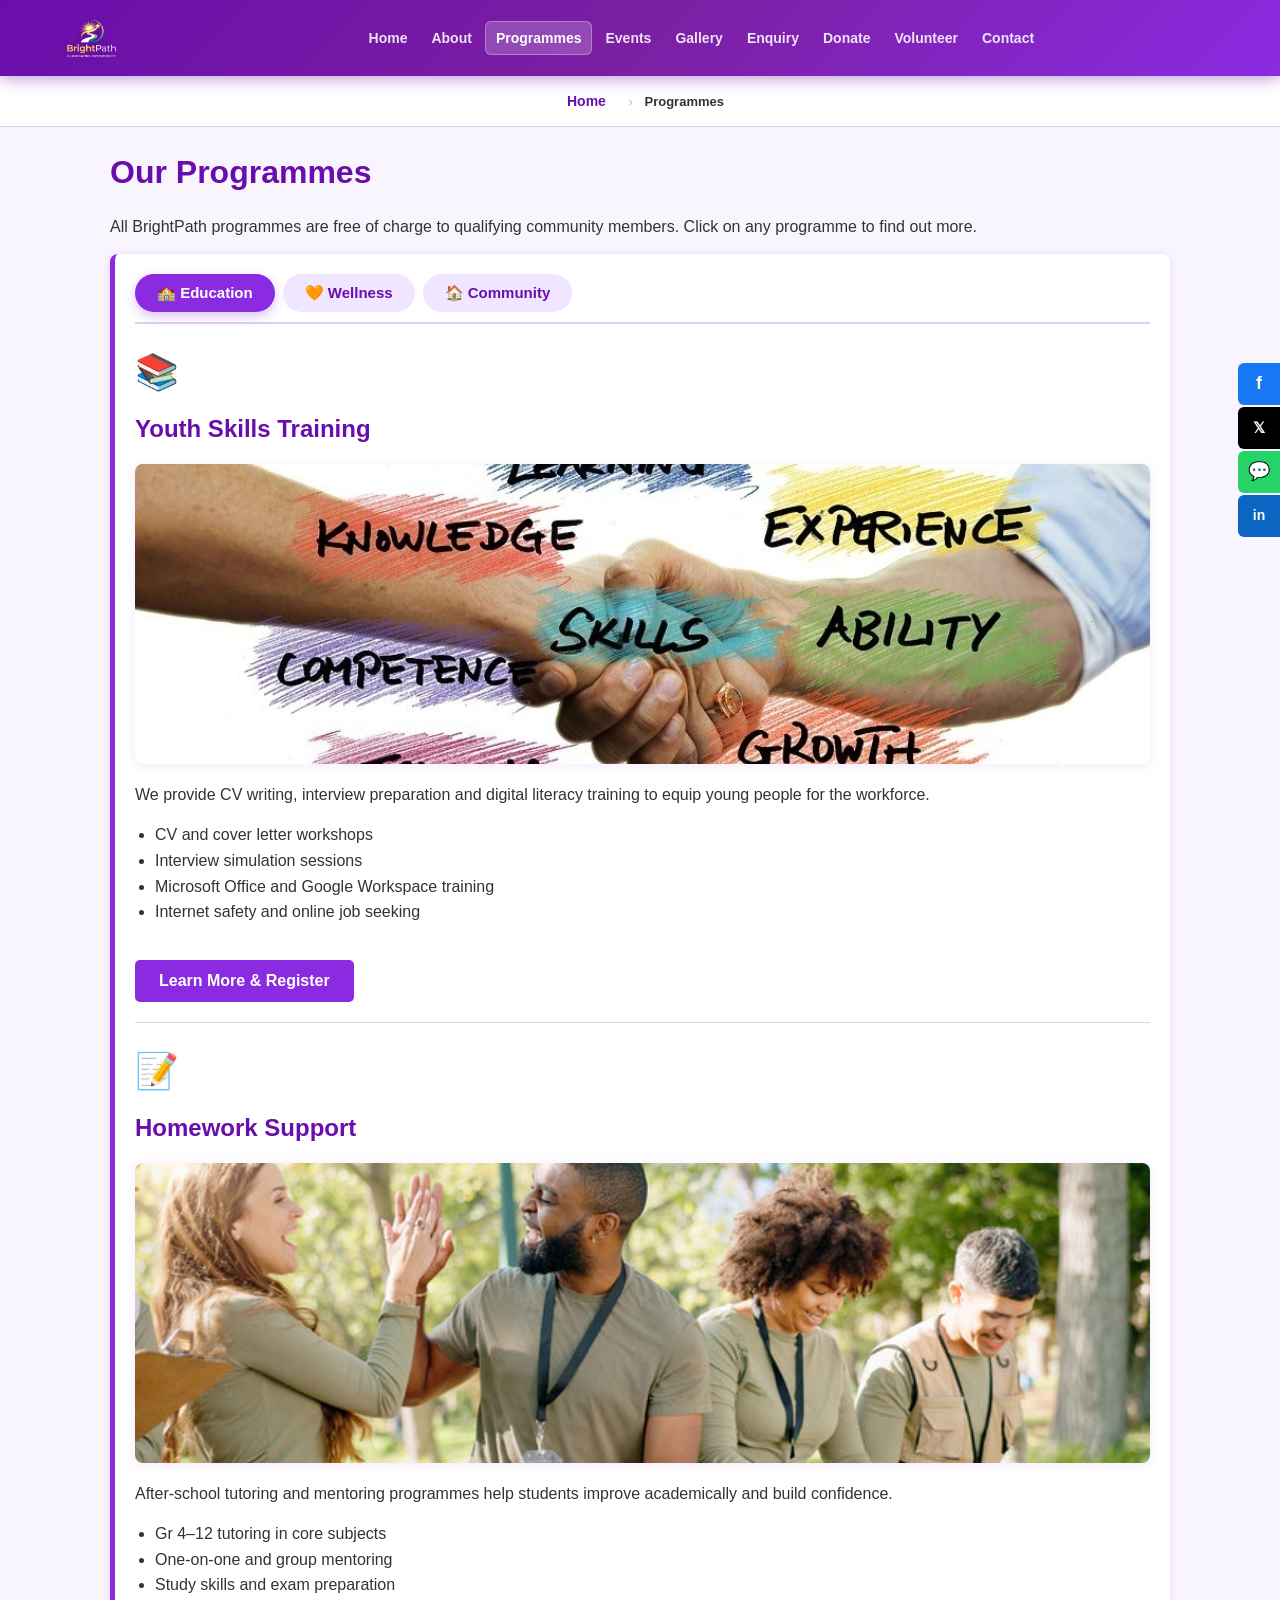
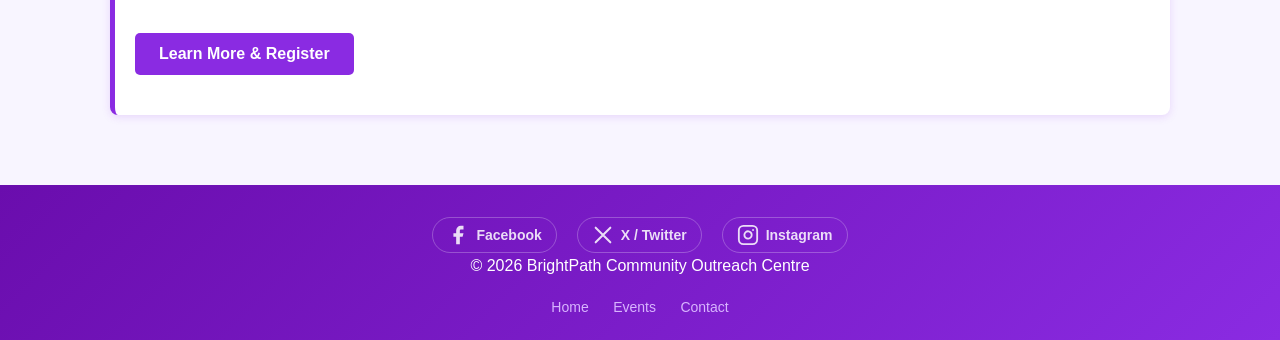
<file: programmes.html>
<!DOCTYPE html>
<html lang="en-ZA">
<head>
  <!-- Encoding & Viewport -->
  <meta charset="UTF-8">
  <meta name="viewport" content="width=device-width, initial-scale=1.0">

  <!-- Primary SEO -->
  <title>Programmes | Free Skills Training – BrightPath</title>
  <meta name="description" content="BrightPath offers free youth skills training, after-school homework support and community wellness workshops in Johannesburg. Register for a programme today.">
  <meta name="keywords" content="free tutoring Johannesburg, youth skills training Soweto, homework support South Africa, wellness workshops community, digital literacy training Johannesburg">
  <meta name="author" content="BrightPath Community Outreach Centre">
  <meta name="robots" content="index, follow, max-snippet:-1, max-image-preview:large, max-video-preview:-1">
  <link rel="canonical" href="https://www.brightpath.org.za/programmes.html">
  <link rel="alternate" hreflang="en-ZA" href="https://www.brightpath.org.za/programmes.html">

  <!-- Open Graph (Facebook / LinkedIn / WhatsApp) -->
  <meta property="og:type" content="website">
  <meta property="og:title" content="Programmes | Free Skills Training, Tutoring & Wellness – BrightPath">
  <meta property="og:description" content="BrightPath offers free youth skills training, after-school homework support and community wellness workshops in Johannesburg. Register for a programme today.">
  <meta property="og:url" content="https://www.brightpath.org.za/programmes.html">
  <meta property="og:site_name" content="BrightPath Community Outreach Centre">
  <meta property="og:image" content="https://www.brightpath.org.za/images/og-image.jpg">
  <meta property="og:image:width" content="1200">
  <meta property="og:image:height" content="630">
  <meta property="og:locale" content="en_ZA">

  <!-- Twitter / X Card -->
  <meta name="twitter:card" content="summary_large_image">
  <meta name="twitter:site" content="@brightpathsa">
  <meta name="twitter:title" content="Programmes | Free Skills Training, Tutoring & Wellness – BrightPath">
  <meta name="twitter:description" content="BrightPath offers free youth skills training, after-school homework support and community wellness workshops in Johannesburg. Register for a programme today.">
  <meta name="twitter:image" content="https://www.brightpath.org.za/images/og-image.jpg">

  <!-- Local SEO & Geo -->
  <meta name="geo.region" content="ZA-GP">
  <meta name="geo.placename" content="Soweto, Johannesburg">
  <meta name="geo.position" content="-26.2631;27.8587">
  <meta name="ICBM" content="-26.2631, 27.8587">

  <!-- Performance: Resource Hints -->
  <link rel="preconnect" href="https://code.jquery.com">
  <link rel="dns-prefetch" href="https://code.jquery.com">
  <link rel="preconnect" href="https://images.unsplash.com" crossorigin>
  <link rel="dns-prefetch" href="https://images.unsplash.com">

  <!-- Favicon -->
  <link rel="icon" type="image/svg+xml" href="data:image/svg+xml,<svg xmlns='http://www.w3.org/2000/svg' viewBox='0 0 32 32'><rect width='32' height='32' rx='6' fill='%238a2be2'/><text x='16' y='22' font-family='Arial' font-size='18' font-weight='bold' text-anchor='middle' fill='white'>B</text></svg>">
  <link rel="apple-touch-icon" href="data:image/svg+xml,<svg xmlns='http://www.w3.org/2000/svg' viewBox='0 0 32 32'><rect width='32' height='32' rx='6' fill='%238a2be2'/><text x='16' y='22' font-family='Arial' font-size='18' font-weight='bold' text-anchor='middle' fill='white'>B</text></svg>">

  <!-- Stylesheet -->
  <link rel="stylesheet" href="css/style.css">

  <!-- Structured Data (Schema.org JSON-LD) -->
  <script type="application/ld+json">
{
  "@context": "https://schema.org",
  "@type": "ItemList",
  "name": "BrightPath Programmes",
  "url": "https://www.brightpath.org.za/programmes.html",
  "itemListElement": [
    {
      "@type": "Course",
      "position": 1,
      "name": "Youth Skills Training",
      "description": "CV writing, interview preparation and digital literacy training for youth aged 16-30.",
      "provider": {"@type":"Organization","name":"BrightPath Community Outreach Centre"},
      "offers": {"@type":"Offer","price":"0","priceCurrency":"ZAR","availability":"https://schema.org/InStock"}
    },
    {
      "@type": "Course",
      "position": 2,
      "name": "Homework Support",
      "description": "After-school tutoring for Grade 4-12 learners in Johannesburg.",
      "provider": {"@type":"Organization","name":"BrightPath Community Outreach Centre"},
      "offers": {"@type":"Offer","price":"0","priceCurrency":"ZAR","availability":"https://schema.org/InStock"}
    },
    {
      "@type": "Course",
      "position": 3,
      "name": "Wellness Support",
      "description": "Community wellness workshops and counselling referrals for families.",
      "provider": {"@type":"Organization","name":"BrightPath Community Outreach Centre"},
      "offers": {"@type":"Offer","price":"0","priceCurrency":"ZAR","availability":"https://schema.org/InStock"}
    }
  ]
}
</script>

  <script src="https://code.jquery.com/jquery-3.7.1.min.js"></script>
  <noscript><style>.reveal{opacity:1!important;transform:none!important}</style></noscript>
</head>
<body>

<a href="#main-content" id="skip-to-content" style="position:absolute;left:-9999px;top:4px;z-index:9999;background:#6a0dad;color:white;padding:8px 16px;border-radius:4px;font-weight:bold;text-decoration:none" onfocus="this.style.left='4px'" onblur="this.style.left='-9999px'">Skip to main content</a>
<header role="banner">
  <div class="header-inner">
  <a href="index.html" class="logo-wrap" aria-label="BrightPath Home">
      <img src="images/Bright_path_logo.png"
           alt="BrightPath Community Outreach Centre"
           class="site-logo">
    </a>
    <nav aria-label="Primary navigation">
    <ul>
      <li><a href="index.html">Home</a></li>
      <li><a href="about.html">About</a></li>
      <li><a href="programmes.html" class="active">Programmes</a></li>
      <li><a href="events.html">Events</a></li>
      <li><a href="gallery.html">Gallery</a></li>
      <li><a href="enquiry.html">Enquiry</a></li>
      <li><a href="donate.html">Donate</a></li>
      <li><a href="volunteer.html">Volunteer</a></li>
      <li><a href="contact.html">Contact</a></li>
    </ul>
  </nav>
  </div>
</header>

<main id="main-content">

  <h1 class="reveal">Our Programmes</h1>
  <p class="reveal">All BrightPath programmes are free of charge to qualifying community members.
     Click on any programme to find out more.</p>

  <!-- TABBED PROGRAMMES -->
  <section class="reveal">
    <div class="tabs-wrapper">
      <div class="tabs-nav">
        <button class="tab-btn active" data-tab="prog-education">&#127979; Education</button>
        <button class="tab-btn" data-tab="prog-wellness">&#129505; Wellness</button>
        <button class="tab-btn" data-tab="prog-community">&#127968; Community</button>
      </div>

      <!-- Education Tab -->
      <div id="prog-education" class="tab-content active">
        <article style="border-left:none;box-shadow:none;padding:0">
          <span class="prog-icon">&#128218;</span>
          <h2>Youth Skills Training</h2>
          <img src="images/youthskills.jpg" alt="Youth skills training workshop at BrightPath" loading="lazy" class="content-img focus-center">
          <p>We provide CV writing, interview preparation and digital literacy training to
             equip young people for the workforce.</p>
          <ul>
            <li>CV and cover letter workshops</li>
            <li>Interview simulation sessions</li>
            <li>Microsoft Office and Google Workspace training</li>
            <li>Internet safety and online job seeking</li>
          </ul>
          <button data-modal="modal-skills">Learn More &amp; Register</button>
        </article>

        <hr style="border:none;border-top:1px solid #e0d0f0;margin:20px 0">

        <article style="border-left:none;box-shadow:none;padding:0">
          <span class="prog-icon">&#128221;</span>
          <h2>Homework Support</h2>
          <img src="images/about.jpg" alt="Homework support programme session at BrightPath" loading="lazy" class="content-img focus-top">
          <p>After-school tutoring and mentoring programmes help students improve academically
             and build confidence.</p>
          <ul>
            <li>Gr 4–12 tutoring in core subjects</li>
            <li>One-on-one and group mentoring</li>
            <li>Study skills and exam preparation</li>
          </ul>
          <button data-modal="modal-homework">Learn More &amp; Register</button>
        </article>
      </div>

      <!-- Wellness Tab -->
      <div id="prog-wellness" class="tab-content">
        <article style="border-left:none;box-shadow:none;padding:0">
          <span class="prog-icon">&#129333;</span>
          <h2>Wellness Support</h2>
          <img src="images/wellness.jpg" alt="Community wellness support workshop run by BrightPath" loading="lazy" class="content-img focus-top">
          <p>Community wellness workshops and counselling referrals are offered to families
             in need of mental and emotional support.</p>
          <ul>
            <li>Mental health awareness workshops</li>
            <li>Stress management and coping strategies</li>
            <li>Referrals to licensed counsellors</li>
            <li>Support groups for youth and parents</li>
          </ul>
          <button data-modal="modal-wellness">Learn More &amp; Register</button>
        </article>
      </div>

      <!-- Community Tab -->
      <div id="prog-community" class="tab-content">
        <article style="border-left:none;box-shadow:none;padding:0">
          <span class="prog-icon">&#127968;</span>
          <h2>Community Empowerment</h2>
          <p>We run initiatives that bring communities together and build local leadership capacity.</p>
          <ul>
            <li>Youth leadership development</li>
            <li>Community food drives</li>
            <li>Parent and family support circles</li>
            <li>Charity events and fundraisers</li>
          </ul>
          <button data-modal="modal-community">Learn More &amp; Register</button>
        </article>
      </div>
    </div>
  </section>

</main>

<!-- Modals for each programme -->
<div class="modal-overlay" id="modal-skills">
  <div class="modal-box">
    <button class="modal-close">&times;</button>
    <span class="modal-badge">Education</span>
    <h2 style="color:#6a0dad;margin-bottom:10px">Youth Skills Training</h2>
    <p>Our skills training runs every Saturday, 09:00–13:00 at the BrightPath Centre. No previous experience needed.</p>
    <p><strong>Who:</strong> Youth aged 16–30</p>
    <p><strong>Duration:</strong> 6-week programme</p>
    <p><strong>Cost:</strong> Free</p>
    <a href="contact.html" class="btn btn-purple" style="display:inline-block;margin-top:10px">Register via Contact Form</a>
  </div>
</div>

<div class="modal-overlay" id="modal-homework">
  <div class="modal-box">
    <button class="modal-close">&times;</button>
    <span class="modal-badge">Education</span>
    <h2 style="color:#6a0dad;margin-bottom:10px">Homework Support</h2>
    <p>After-school sessions run Monday to Thursday, 14:00–17:00. Volunteer tutors available for Maths, Science, English and more.</p>
    <p><strong>Who:</strong> Grade 4–12 learners</p>
    <p><strong>Cost:</strong> Free</p>
    <a href="contact.html" class="btn btn-purple" style="display:inline-block;margin-top:10px">Enrol Your Child</a>
  </div>
</div>

<div class="modal-overlay" id="modal-wellness">
  <div class="modal-box">
    <button class="modal-close">&times;</button>
    <span class="modal-badge">Wellness</span>
    <h2 style="color:#6a0dad;margin-bottom:10px">Wellness Support</h2>
    <p>Monthly workshops held on the first Saturday of each month. All sessions are confidential and non-judgmental.</p>
    <p><strong>Who:</strong> Open to all community members</p>
    <p><strong>Cost:</strong> Free</p>
    <a href="contact.html" class="btn btn-purple" style="display:inline-block;margin-top:10px">Contact Us to Join</a>
  </div>
</div>

<div class="modal-overlay" id="modal-community">
  <div class="modal-box">
    <button class="modal-close">&times;</button>
    <span class="modal-badge">Community</span>
    <h2 style="color:#6a0dad;margin-bottom:10px">Community Empowerment</h2>
    <p>Check our <a href="events.html" style="color:#6a0dad">Events page</a> for upcoming community activities. Volunteers are always welcome to help organise and run these events.</p>
    <a href="volunteer.html" class="btn btn-purple" style="display:inline-block;margin-top:10px">Volunteer With Us</a>
  </div>
</div>

<footer role="contentinfo">
  <div class="footer-social" aria-label="BrightPath on social media">
    <a href="https://www.facebook.com/brightpathsa" target="_blank" rel="noopener noreferrer me" aria-label="BrightPath on Facebook">
      <svg xmlns="http://www.w3.org/2000/svg" width="22" height="22" viewBox="0 0 24 24" fill="currentColor" aria-hidden="true"><path d="M18 2h-3a5 5 0 0 0-5 5v3H7v4h3v8h4v-8h3l1-4h-4V7a1 1 0 0 1 1-1h3z"/></svg>
      Facebook
    </a>
    <a href="https://www.twitter.com/brightpathsa" target="_blank" rel="noopener noreferrer me" aria-label="BrightPath on X (Twitter)">
      <svg xmlns="http://www.w3.org/2000/svg" width="22" height="22" viewBox="0 0 24 24" fill="currentColor" aria-hidden="true"><path d="M4 4l16 16M4 20 20 4" stroke="currentColor" stroke-width="2.2" stroke-linecap="round" fill="none"/></svg>
      X / Twitter
    </a>
    <a href="https://www.instagram.com/brightpathsa" target="_blank" rel="noopener noreferrer me" aria-label="BrightPath on Instagram">
      <svg xmlns="http://www.w3.org/2000/svg" width="22" height="22" viewBox="0 0 24 24" fill="none" stroke="currentColor" stroke-width="2" stroke-linecap="round" stroke-linejoin="round" aria-hidden="true"><rect x="2" y="2" width="20" height="20" rx="5" ry="5"/><path d="M16 11.37A4 4 0 1 1 12.63 8 4 4 0 0 1 16 11.37z"/><line x1="17.5" y1="6.5" x2="17.51" y2="6.5"/></svg>
      Instagram
    </a>
  </div>
  <p>&copy; 2026 BrightPath Community Outreach Centre</p>
  <div class="footer-links">
    <a href="index.html">Home</a>
    <a href="events.html">Events</a>
    <a href="contact.html">Contact</a>
  </div>
</footer>

<button id="back-to-top" title="Back to top">&#8679;</button>
<div id="toast"></div>

<script src="js/main.js" defer></script>
  <script src="js/seo.js" defer></script>
</body>
</html>
</file>
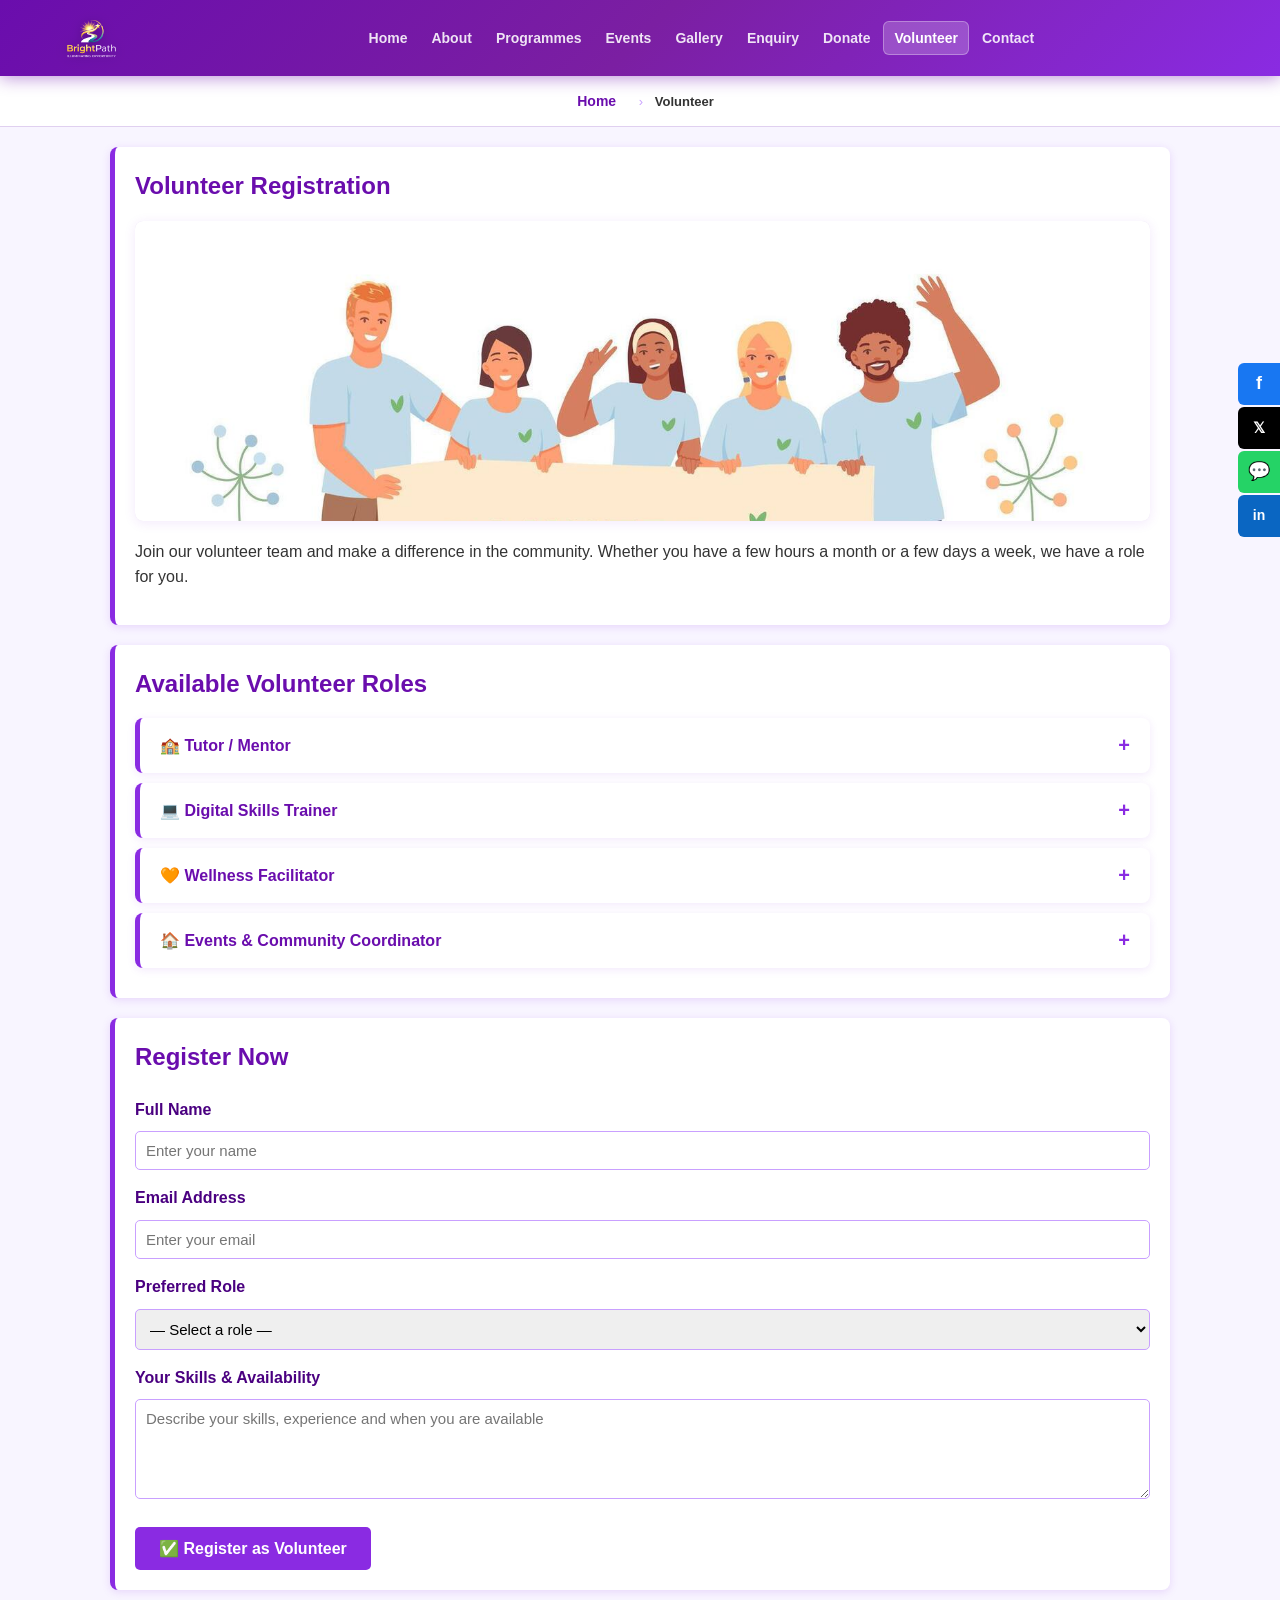
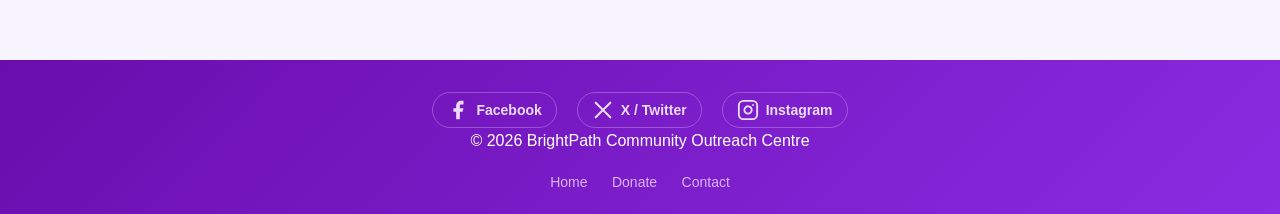
<file: volunteer.html>
<!DOCTYPE html>
<html lang="en-ZA">
<head>
  <!-- Encoding & Viewport -->
  <meta charset="UTF-8">
  <meta name="viewport" content="width=device-width, initial-scale=1.0">

  <!-- Primary SEO -->
  <title>Volunteer with BrightPath | Johannesburg</title>
  <meta name="description" content="Join BrightPath's team of dedicated volunteers in Johannesburg. Tutoring, digital training, wellness facilitation and events roles available. Register to volunteer today.">
  <meta name="keywords" content="volunteer Johannesburg, volunteer opportunities South Africa, community volunteer Soweto, NGO volunteer Gauteng, tutor volunteer Johannesburg">
  <meta name="author" content="BrightPath Community Outreach Centre">
  <meta name="robots" content="index, follow, max-snippet:-1, max-image-preview:large, max-video-preview:-1">
  <link rel="canonical" href="https://www.brightpath.org.za/volunteer.html">
  <link rel="alternate" hreflang="en-ZA" href="https://www.brightpath.org.za/volunteer.html">

  <!-- Open Graph (Facebook / LinkedIn / WhatsApp) -->
  <meta property="og:type" content="website">
  <meta property="og:title" content="Volunteer with BrightPath | Make a Difference in Johannesburg, South Africa">
  <meta property="og:description" content="Join BrightPath's team of dedicated volunteers in Johannesburg. Tutoring, digital training, wellness facilitation and events roles available. Register to volunteer today.">
  <meta property="og:url" content="https://www.brightpath.org.za/volunteer.html">
  <meta property="og:site_name" content="BrightPath Community Outreach Centre">
  <meta property="og:image" content="https://www.brightpath.org.za/images/og-image.jpg">
  <meta property="og:image:width" content="1200">
  <meta property="og:image:height" content="630">
  <meta property="og:locale" content="en_ZA">

  <!-- Twitter / X Card -->
  <meta name="twitter:card" content="summary_large_image">
  <meta name="twitter:site" content="@brightpathsa">
  <meta name="twitter:title" content="Volunteer with BrightPath | Make a Difference in Johannesburg, South Africa">
  <meta name="twitter:description" content="Join BrightPath's team of dedicated volunteers in Johannesburg. Tutoring, digital training, wellness facilitation and events roles available. Register to volunteer today.">
  <meta name="twitter:image" content="https://www.brightpath.org.za/images/og-image.jpg">

  <!-- Local SEO & Geo -->
  <meta name="geo.region" content="ZA-GP">
  <meta name="geo.placename" content="Soweto, Johannesburg">
  <meta name="geo.position" content="-26.2631;27.8587">
  <meta name="ICBM" content="-26.2631, 27.8587">

  <!-- Performance: Resource Hints -->
  <link rel="preconnect" href="https://code.jquery.com">
  <link rel="dns-prefetch" href="https://code.jquery.com">
  <link rel="preconnect" href="https://images.unsplash.com" crossorigin>
  <link rel="dns-prefetch" href="https://images.unsplash.com">

  <!-- Favicon -->
  <link rel="icon" type="image/svg+xml" href="data:image/svg+xml,<svg xmlns='http://www.w3.org/2000/svg' viewBox='0 0 32 32'><rect width='32' height='32' rx='6' fill='%238a2be2'/><text x='16' y='22' font-family='Arial' font-size='18' font-weight='bold' text-anchor='middle' fill='white'>B</text></svg>">
  <link rel="apple-touch-icon" href="data:image/svg+xml,<svg xmlns='http://www.w3.org/2000/svg' viewBox='0 0 32 32'><rect width='32' height='32' rx='6' fill='%238a2be2'/><text x='16' y='22' font-family='Arial' font-size='18' font-weight='bold' text-anchor='middle' fill='white'>B</text></svg>">

  <!-- Stylesheet -->
  <link rel="stylesheet" href="css/style.css">

  <!-- Structured Data (Schema.org JSON-LD) -->
  <script type="application/ld+json">
{
  "@context": "https://schema.org",
  "@type": "VolunteerAction",
  "name": "Volunteer with BrightPath",
  "description": "Join BrightPath as a volunteer in Johannesburg. Roles in tutoring, digital skills, wellness and community events.",
  "agent": {"@type":"Organization","name":"BrightPath Community Outreach Centre"},
  "location": {"@type":"Place","name":"Soweto, Johannesburg","address":{"@type":"PostalAddress","addressLocality":"Soweto","addressRegion":"Gauteng","addressCountry":"ZA"}}
}
</script>

  <script src="https://code.jquery.com/jquery-3.7.1.min.js"></script>
  <noscript><style>.reveal{opacity:1!important;transform:none!important}</style></noscript>
</head>
<body>

<a href="#main-content" id="skip-to-content" style="position:absolute;left:-9999px;top:4px;z-index:9999;background:#6a0dad;color:white;padding:8px 16px;border-radius:4px;font-weight:bold;text-decoration:none" onfocus="this.style.left='4px'" onblur="this.style.left='-9999px'">Skip to main content</a>
<header role="banner">
  <div class="header-inner">
  <a href="index.html" class="logo-wrap" aria-label="BrightPath Home">
      <img src="images/Bright_path_logo.png"
           alt="BrightPath Community Outreach Centre"
           class="site-logo">
    </a>
    <nav aria-label="Primary navigation">
    <ul>
      <li><a href="index.html">Home</a></li>
      <li><a href="about.html">About</a></li>
      <li><a href="programmes.html">Programmes</a></li>
      <li><a href="events.html">Events</a></li>
      <li><a href="gallery.html">Gallery</a></li>
      <li><a href="enquiry.html">Enquiry</a></li>
      <li><a href="donate.html">Donate</a></li>
      <li><a href="volunteer.html" class="active">Volunteer</a></li>
      <li><a href="contact.html">Contact</a></li>
    </ul>
  </nav>
  </div>
</header>

<main id="main-content">

  <section class="reveal">
    <h1>Volunteer Registration</h1>
    <img src="images/volunteer.jpg" alt="Volunteer registration — join BrightPath's team" loading="lazy" class="content-img focus-top">
    <p>Join our volunteer team and make a difference in the community.
       Whether you have a few hours a month or a few days a week, we have a role for you.</p>
  </section>

  <!-- Volunteer roles accordion -->
  <section class="reveal">
    <h2>Available Volunteer Roles</h2>
    <div class="accordion-group">

      <div class="accordion-item">
        <button class="accordion-header">
          &#127979; Tutor / Mentor
          <span class="accordion-icon">+</span>
        </button>
        <div class="accordion-body">
          <p>Help learners from Grade 4–12 with their schoolwork. Sessions run Monday–Thursday,
             14:00–17:00 at the centre. A teaching qualification is helpful but not required.</p>
        </div>
      </div>

      <div class="accordion-item">
        <button class="accordion-header">
          &#128187; Digital Skills Trainer
          <span class="accordion-icon">+</span>
        </button>
        <div class="accordion-body">
          <p>Share your tech skills by training community members in basic computing, Microsoft
             Office, internet use and social media literacy. Flexible scheduling available.</p>
        </div>
      </div>

      <div class="accordion-item">
        <button class="accordion-header">
          &#129505; Wellness Facilitator
          <span class="accordion-icon">+</span>
        </button>
        <div class="accordion-body">
          <p>Facilitate monthly wellness workshops. Ideal for social workers, psychologists,
             nurses or wellness coaches. Remote facilitation also available via Zoom.</p>
        </div>
      </div>

      <div class="accordion-item">
        <button class="accordion-header">
          &#127968; Events &amp; Community Coordinator
          <span class="accordion-icon">+</span>
        </button>
        <div class="accordion-body">
          <p>Help plan and run community events like food drives, career expos and leadership
             camps. Great for people with logistics, marketing or event management experience.</p>
        </div>
      </div>

    </div>
  </section>

  <!-- Registration form -->
  <section class="reveal">
    <h2>Register Now</h2>
    <form class="validated-form" data-success="Thank you for registering! We will contact you soon.">
      <label for="vol-name">Full Name</label>
      <input type="text" id="vol-name" name="name" placeholder="Enter your name" required>
      <span class="form-error">Please enter your name.</span>

      <label for="vol-email">Email Address</label>
      <input type="email" id="vol-email" name="email" placeholder="Enter your email" required>
      <span class="form-error">Please enter a valid email address.</span>

      <label for="vol-role">Preferred Role</label>
      <select id="vol-role" name="role">
        <option value="">— Select a role —</option>
        <option>Tutor / Mentor</option>
        <option>Digital Skills Trainer</option>
        <option>Wellness Facilitator</option>
        <option>Events &amp; Community Coordinator</option>
        <option>Other (describe below)</option>
      </select>

      <label for="vol-skills">Your Skills &amp; Availability</label>
      <textarea id="vol-skills" name="skills" placeholder="Describe your skills, experience and when you are available" required></textarea>
      <span class="form-error">Please describe your skills.</span>

      <button type="submit">&#9989; Register as Volunteer</button>
    </form>
  </section>

</main>

<footer role="contentinfo">
  <div class="footer-social" aria-label="BrightPath on social media">
    <a href="https://www.facebook.com/brightpathsa" target="_blank" rel="noopener noreferrer me" aria-label="BrightPath on Facebook">
      <svg xmlns="http://www.w3.org/2000/svg" width="22" height="22" viewBox="0 0 24 24" fill="currentColor" aria-hidden="true"><path d="M18 2h-3a5 5 0 0 0-5 5v3H7v4h3v8h4v-8h3l1-4h-4V7a1 1 0 0 1 1-1h3z"/></svg>
      Facebook
    </a>
    <a href="https://www.twitter.com/brightpathsa" target="_blank" rel="noopener noreferrer me" aria-label="BrightPath on X (Twitter)">
      <svg xmlns="http://www.w3.org/2000/svg" width="22" height="22" viewBox="0 0 24 24" fill="currentColor" aria-hidden="true"><path d="M4 4l16 16M4 20 20 4" stroke="currentColor" stroke-width="2.2" stroke-linecap="round" fill="none"/></svg>
      X / Twitter
    </a>
    <a href="https://www.instagram.com/brightpathsa" target="_blank" rel="noopener noreferrer me" aria-label="BrightPath on Instagram">
      <svg xmlns="http://www.w3.org/2000/svg" width="22" height="22" viewBox="0 0 24 24" fill="none" stroke="currentColor" stroke-width="2" stroke-linecap="round" stroke-linejoin="round" aria-hidden="true"><rect x="2" y="2" width="20" height="20" rx="5" ry="5"/><path d="M16 11.37A4 4 0 1 1 12.63 8 4 4 0 0 1 16 11.37z"/><line x1="17.5" y1="6.5" x2="17.51" y2="6.5"/></svg>
      Instagram
    </a>
  </div>
  <p>&copy; 2026 BrightPath Community Outreach Centre</p>
  <div class="footer-links">
    <a href="index.html">Home</a>
    <a href="donate.html">Donate</a>
    <a href="contact.html">Contact</a>
  </div>
</footer>

<button id="back-to-top" title="Back to top">&#8679;</button>
<div id="toast"></div>

<script src="js/main.js" defer></script>
  <script src="js/seo.js" defer></script>
</body>
</html>
</file>
<file: css/style.css>
/* =========================
   CSS RESET
========================= */
* {
    margin: 0;
    padding: 0;
    box-sizing: border-box;
}

/* =========================
   BODY
========================= */
body {
    font-family: Arial, sans-serif;
    line-height: 1.6;
    background-color: #f8f5ff;
    color: #333;
    overflow-x: hidden;
}

/* =========================
   HEADER
========================= */
header {
    background: linear-gradient(135deg, #6a0dad 0%, #7b1fa2 50%, #8a2be2 100%);
    color: white;
    padding: 0 24px;
    position: sticky;
    top: 0;
    z-index: 1000;
    box-shadow: 0 2px 16px rgba(106, 13, 173, 0.45);
}

.header-inner {
    max-width: 1200px;
    margin: 0 auto;
    display: flex;
    align-items: center;
    justify-content: space-between;
    gap: 20px;
    min-height: 76px;
}

/* Logo — transparent, sits directly on header gradient */
.logo-wrap {
    display: inline-flex;
    align-items: center;
    text-decoration: none;
    background: none;
    border-radius: 0;
    padding: 4px 0;
    transition: transform 0.22s ease, filter 0.22s ease;
    flex-shrink: 0;
}

.logo-wrap:hover {
    transform: scale(1.05) translateY(-1px);
    filter: brightness(1.12) drop-shadow(0 4px 12px rgba(255,210,80,0.35));
}

.site-logo {
    height: 56px;
    width: auto;
    display: block;
    border-radius: 0;
    margin: 0;
    /* Boost whites and gold so logo reads clearly on purple */
    filter: drop-shadow(0 1px 6px rgba(0,0,0,0.30))
            brightness(1.08);
}

/* =========================
   NAVIGATION
========================= */
nav { flex: 1; display: flex; justify-content: center; }

nav ul {
    list-style: none;
    padding: 0;
    margin: 0;
    display: flex;
    flex-wrap: wrap;
    justify-content: center;
    align-items: center;
    gap: 2px;
}

nav ul li { display: inline; }

nav a {
    color: rgba(255,255,255,0.88);
    text-decoration: none;
    font-weight: 600;
    font-size: 14px;
    transition: color 0.25s, background 0.25s;
    padding: 6px 11px;
    border-radius: 6px;
    white-space: nowrap;
    display: inline-block;
}

nav a:hover {
    color: white;
    background: rgba(255,255,255,0.14);
}

nav a.active {
    color: white;
    background: rgba(255,255,255,0.2);
    box-shadow: inset 0 0 0 1px rgba(255,255,255,0.3);
}

/* =========================
   MAIN CONTENT
========================= */
main {
    max-width: 1100px;
    margin: auto;
    padding: 20px;
}

/* =========================
   HERO SECTION
========================= */
.hero {
    background: linear-gradient(135deg, #6a0dad, #a855f7);
    color: white;
    padding: 70px 30px;
    border-radius: 8px;
    text-align: center;
    margin-bottom: 20px;
    position: relative;
    overflow: hidden;
}

.hero::before {
    content: '';
    position: absolute;
    top: -50%;
    left: -50%;
    width: 200%;
    height: 200%;
    background: radial-gradient(circle, rgba(255,255,255,0.05) 0%, transparent 60%);
    animation: pulse-bg 6s ease-in-out infinite;
}

@keyframes pulse-bg {
    0%, 100% { transform: scale(1); opacity: 0.5; }
    50% { transform: scale(1.1); opacity: 1; }
}

.hero h1 {
    font-size: 2.3rem;
    margin-bottom: 15px;
    color: white;
    position: relative;
    animation: fadeInDown 0.8s ease forwards;
}

.hero p {
    font-size: 1.1rem;
    color: #ede9fe;
    margin-bottom: 25px;
    position: relative;
    animation: fadeInUp 0.8s ease 0.2s both;
}

.hero .btn-group {
    display: flex;
    gap: 15px;
    justify-content: center;
    flex-wrap: wrap;
    position: relative;
    animation: fadeInUp 0.8s ease 0.4s both;
}

/* =========================
   BUTTONS
========================= */
.btn {
    display: inline-block;
    background-color: white;
    color: #6a0dad;
    padding: 12px 30px;
    border-radius: 30px;
    text-decoration: none;
    font-weight: bold;
    font-size: 16px;
    transition: background-color 0.3s, transform 0.2s, box-shadow 0.3s;
    border: none;
    cursor: pointer;
    font-family: Arial, sans-serif;
}

.btn:hover {
    background-color: #ede9fe;
    transform: translateY(-2px);
    box-shadow: 0 6px 20px rgba(106,13,173,0.3);
}

.btn-purple {
    background-color: #8a2be2;
    color: white;
}

.btn-purple:hover {
    background-color: #6a0dad;
    color: white;
}

.btn-outline {
    background: transparent;
    color: white;
    border: 2px solid white;
}

.btn-outline:hover {
    background: white;
    color: #6a0dad;
}

button,
input[type="submit"] {
    background-color: #8a2be2;
    color: white;
    border: none;
    padding: 12px 24px;
    border-radius: 5px;
    cursor: pointer;
    font-size: 16px;
    font-weight: bold;
    margin-top: 20px;
    font-family: Arial, sans-serif;
    transition: background-color 0.3s, transform 0.2s, box-shadow 0.3s;
}

button:hover,
input[type="submit"]:hover {
    background-color: #6a0dad;
    transform: translateY(-2px);
    box-shadow: 0 4px 12px rgba(106,13,173,0.3);
}

/* =========================
   STATS BAR
========================= */
.stats-bar {
    display: flex;
    justify-content: center;
    flex-wrap: wrap;
    gap: 0;
    background: white;
    border-radius: 8px;
    box-shadow: 0 2px 12px rgba(138,43,226,0.15);
    margin-bottom: 25px;
    overflow: hidden;
}

.stat-item {
    flex: 1;
    min-width: 160px;
    text-align: center;
    padding: 25px 20px;
    border-right: 1px solid #f0e6ff;
    transition: background 0.3s;
}

.stat-item:last-child { border-right: none; }
.stat-item:hover { background: #f8f5ff; }

.stat-number {
    font-size: 2.2rem;
    font-weight: bold;
    color: #6a0dad;
    display: block;
}

.stat-label {
    font-size: 0.9rem;
    color: #777;
    margin-top: 4px;
}

/* =========================
   SECTIONS & CARDS
========================= */
section {
    background-color: white;
    padding: 20px;
    margin-bottom: 20px;
    border-radius: 8px;
    border-left: 5px solid #8a2be2;
    box-shadow: 0px 2px 8px rgba(138, 43, 226, 0.15);
    transition: transform 0.3s, box-shadow 0.3s;
}

section:hover {
    transform: translateY(-2px);
    box-shadow: 0 6px 20px rgba(138,43,226,0.2);
}

.hero:hover { transform: none; box-shadow: none; }

article {
    background-color: white;
    padding: 20px;
    margin-bottom: 20px;
    border-radius: 8px;
    border-left: 5px solid #8a2be2;
    box-shadow: 0px 2px 8px rgba(138, 43, 226, 0.15);
    transition: transform 0.3s, box-shadow 0.3s;
}

article:hover {
    transform: translateY(-2px);
    box-shadow: 0 6px 20px rgba(138,43,226,0.2);
}

/* =========================
   HEADINGS
========================= */
h1 { color: #6a0dad; margin-bottom: 15px; }
h2 { color: #6a0dad; margin-bottom: 15px; }
p  { margin-bottom: 15px; }

/* =========================
   IMAGES
========================= */
img {
    max-width: 100%;
    height: auto;
    border-radius: 6px;
    margin-bottom: 15px;
    display: block;
}

/* =========================
   CONTENT IMAGE — uniform
   framed image on all pages
========================= */
.content-img {
    width: 100%;
    height: 300px;
    object-fit: cover;
    object-position: center 30%;  /* default: favour upper third where subjects usually are */
    border-radius: 8px;
    margin-bottom: 18px;
    display: block;
    background: #e8ddf5;
    transition: transform 0.45s ease, box-shadow 0.45s ease;
    box-shadow: 0 2px 12px rgba(138,43,226,0.10);
}

.content-img:hover {
    transform: scale(1.015);
    box-shadow: 0 6px 22px rgba(138,43,226,0.18);
}

/* Portrait / people shots — keep faces at the top */
.content-img.focus-top    { object-position: center 15%; }
/* Pure landscape / scene shots — true centre */
.content-img.focus-center { object-position: center center; }
/* Action / lower-body shots (e.g. food parcels, donations) */
.content-img.focus-bottom { object-position: center 65%; }

/* Event card thumbnails */
.event-img {
    width: 100%;
    height: 168px;
    object-fit: cover;
    object-position: center 25%;   /* favour upper area where subjects are */
    border-radius: 6px 6px 0 0;
    margin: -22px -22px 14px -22px; /* bleed to card edges */
    width: calc(100% + 44px);
    display: block;
    background: #e8ddf5;
    transition: transform 0.4s ease;
}

.event-card:hover .event-img {
    transform: scale(1.03);
}

/* Clip overflow on event card so bleed image stays inside */
.event-card { overflow: hidden; }

@media (max-width: 768px) {
    .content-img { height: 230px; }
    .event-img   { height: 140px; }
}

@media (max-width: 480px) {
    .content-img { height: 180px; }
    .event-img   { height: 120px; margin: -18px -18px 12px -18px; width: calc(100% + 36px); }
}

/* =========================
   LISTS
========================= */
ul { margin-left: 20px; margin-bottom: 15px; }

/* =========================
   FORMS
========================= */
form { margin-top: 20px; }

label {
    display: block;
    font-weight: bold;
    margin-top: 15px;
    margin-bottom: 4px;
    color: #4a0080;
}

input,
select,
textarea {
    width: 100%;
    padding: 10px;
    margin-top: 5px;
    border: 1px solid #c9a0ff;
    border-radius: 5px;
    font-family: Arial, sans-serif;
    font-size: 15px;
    box-sizing: border-box;
    transition: border-color 0.3s, box-shadow 0.3s;
}

input:focus,
select:focus,
textarea:focus {
    outline: none;
    border-color: #8a2be2;
    box-shadow: 0 0 8px rgba(138, 43, 226, 0.35);
}

textarea {
    resize: vertical;
    min-height: 100px;
}

.form-error {
    color: #cc0000;
    font-size: 13px;
    margin-top: 4px;
    display: none;
}

.input-success { border-color: #22c55e !important; }
.input-error   { border-color: #cc0000 !important; }

/* =========================
   CONTACT INFO
========================= */
.contact-info { margin-bottom: 20px; }
.contact-info p { font-size: 1.05rem; margin-bottom: 10px; }
.contact-info a { color: #6a0dad; text-decoration: none; font-weight: bold; }
.contact-info a:hover { text-decoration: underline; }

/* =========================
   FOOTER
========================= */
footer {
    background: linear-gradient(135deg, #6a0dad, #8a2be2);
    color: white;
    text-align: center;
    padding: 20px;
    margin-top: 30px;
}

footer .footer-links { margin-top: 8px; }
footer .footer-links a {
    color: #d8b4fe;
    text-decoration: none;
    margin: 0 10px;
    font-size: 14px;
    transition: color 0.3s;
}
footer .footer-links a:hover { color: white; }

/* =========================
   SCROLL REVEAL ANIMATION
========================= */
.reveal {
    opacity: 0;
    transform: translateY(30px);
    transition: opacity 0.6s ease, transform 0.6s ease;
}

.reveal.visible {
    opacity: 1;
    transform: translateY(0);
}

/* =========================
   KEYFRAME ANIMATIONS
========================= */
@keyframes fadeInDown {
    from { opacity: 0; transform: translateY(-25px); }
    to   { opacity: 1; transform: translateY(0); }
}

@keyframes fadeInUp {
    from { opacity: 0; transform: translateY(25px); }
    to   { opacity: 1; transform: translateY(0); }
}

@keyframes fadeIn {
    from { opacity: 0; }
    to   { opacity: 1; }
}

@keyframes slideInLeft {
    from { opacity: 0; transform: translateX(-40px); }
    to   { opacity: 1; transform: translateX(0); }
}

@keyframes slideInRight {
    from { opacity: 0; transform: translateX(40px); }
    to   { opacity: 1; transform: translateX(0); }
}

@keyframes bounceIn {
    0%   { transform: scale(0.3); opacity: 0; }
    50%  { transform: scale(1.05); }
    70%  { transform: scale(0.95); }
    100% { transform: scale(1); opacity: 1; }
}

/* =========================
   TABS
========================= */
.tabs-nav {
    display: flex;
    flex-wrap: wrap;
    gap: 8px;
    margin-bottom: 20px;
    border-bottom: 2px solid #e0d0f0;
    padding-bottom: 10px;
}

.tab-btn {
    background: #f0e6ff;
    color: #6a0dad;
    border: none;
    padding: 10px 22px;
    border-radius: 25px;
    cursor: pointer;
    font-weight: bold;
    font-size: 15px;
    margin-top: 0;
    transition: background 0.3s, color 0.3s, transform 0.2s;
}

.tab-btn:hover { transform: translateY(-2px); }

.tab-btn.active {
    background: #8a2be2;
    color: white;
    box-shadow: 0 4px 12px rgba(138,43,226,0.3);
}

.tab-content { display: none; animation: fadeIn 0.4s ease; }
.tab-content.active { display: block; }

/* =========================
   ACCORDION
========================= */
.accordion-item {
    background: white;
    border-radius: 8px;
    margin-bottom: 10px;
    border-left: 5px solid #8a2be2;
    box-shadow: 0 2px 8px rgba(138,43,226,0.1);
    overflow: hidden;
}

.accordion-header {
    width: 100%;
    background: none;
    border: none;
    padding: 16px 20px;
    text-align: left;
    font-size: 16px;
    font-weight: bold;
    color: #6a0dad;
    cursor: pointer;
    display: flex;
    justify-content: space-between;
    align-items: center;
    margin-top: 0;
    transition: background 0.3s;
}

.accordion-header:hover {
    background: #f8f5ff;
    transform: none;
    box-shadow: none;
}

.accordion-icon {
    font-size: 20px;
    transition: transform 0.35s ease;
    color: #8a2be2;
}

.accordion-item.open .accordion-icon { transform: rotate(45deg); }

.accordion-body {
    max-height: 0;
    overflow: hidden;
    transition: max-height 0.4s ease, padding 0.3s ease;
    padding: 0 20px;
}

.accordion-item.open .accordion-body {
    max-height: 400px;
    padding: 0 20px 18px;
}

/* =========================
   MODAL
========================= */
.modal-overlay {
    display: none;
    position: fixed;
    inset: 0;
    background: rgba(30,0,60,0.65);
    z-index: 9000;
    align-items: center;
    justify-content: center;
    backdrop-filter: blur(3px);
}

.modal-overlay.open { display: flex; animation: fadeIn 0.25s ease; }

.modal-box {
    background: white;
    border-radius: 12px;
    padding: 35px 30px;
    max-width: 520px;
    width: 90%;
    position: relative;
    border-top: 5px solid #8a2be2;
    animation: bounceIn 0.4s ease;
    max-height: 80vh;
    overflow-y: auto;
}

.modal-close {
    position: absolute;
    top: 12px;
    right: 16px;
    background: none;
    border: none;
    font-size: 26px;
    color: #999;
    cursor: pointer;
    margin-top: 0;
    transition: color 0.2s, transform 0.2s;
    padding: 0;
    line-height: 1;
}

.modal-close:hover {
    color: #6a0dad;
    transform: rotate(90deg);
    background: none;
    box-shadow: none;
}

.modal-badge {
    display: inline-block;
    background: #f0e6ff;
    color: #6a0dad;
    font-size: 13px;
    font-weight: bold;
    padding: 4px 14px;
    border-radius: 20px;
    margin-bottom: 12px;
}

/* =========================
   EVENTS GRID
========================= */
.search-bar-wrap {
    display: flex;
    gap: 10px;
    margin-bottom: 20px;
    flex-wrap: wrap;
    align-items: center;
}

#event-search {
    flex: 1;
    min-width: 180px;
    padding: 11px 16px;
    border: 2px solid #c9a0ff;
    border-radius: 30px;
    font-size: 15px;
    transition: border-color 0.3s, box-shadow 0.3s;
    margin-top: 0;
}

#event-search:focus {
    border-color: #8a2be2;
    box-shadow: 0 0 8px rgba(138,43,226,0.3);
}

.filter-btns { display: flex; gap: 8px; flex-wrap: wrap; }

.filter-btn {
    background: #f0e6ff;
    color: #6a0dad;
    border: none;
    padding: 9px 18px;
    border-radius: 20px;
    cursor: pointer;
    font-weight: bold;
    font-size: 14px;
    margin-top: 0;
    transition: background 0.3s, color 0.3s;
}

.filter-btn.active,
.filter-btn:hover {
    background: #8a2be2;
    color: white;
    transform: none;
    box-shadow: none;
}

.events-grid {
    display: grid;
    grid-template-columns: repeat(auto-fill, minmax(300px, 1fr));
    gap: 20px;
}

.event-card {
    background: white;
    border-radius: 10px;
    border-left: 5px solid #8a2be2;
    box-shadow: 0 2px 10px rgba(138,43,226,0.15);
    padding: 22px;
    cursor: pointer;
    transition: transform 0.3s, box-shadow 0.3s;
    animation: fadeInUp 0.5s ease both;
}

.event-card:hover {
    transform: translateY(-5px);
    box-shadow: 0 10px 28px rgba(138,43,226,0.25);
}

.event-card h3 { color: #6a0dad; margin-bottom: 8px; }

.event-date {
    display: inline-block;
    background: #f0e6ff;
    color: #6a0dad;
    font-size: 13px;
    font-weight: bold;
    padding: 3px 12px;
    border-radius: 15px;
    margin-bottom: 10px;
}

.event-category {
    display: inline-block;
    font-size: 12px;
    font-weight: bold;
    padding: 3px 10px;
    border-radius: 12px;
    margin-left: 6px;
}

.cat-education { background: #dbeafe; color: #1d4ed8; }
.cat-community  { background: #dcfce7; color: #15803d; }
.cat-leadership { background: #fef9c3; color: #854d0e; }
.cat-wellness   { background: #fce7f3; color: #9d174d; }

.no-results {
    text-align: center;
    color: #999;
    padding: 40px;
    font-size: 16px;
    grid-column: 1/-1;
}

/* =========================
   GALLERY
========================= */
.gallery-grid {
    display: grid;
    grid-template-columns: repeat(auto-fill, minmax(230px, 1fr));
    gap: 14px;
    margin-top: 20px;
}

.gallery-item {
    position: relative;
    border-radius: 8px;
    overflow: hidden;
    cursor: pointer;
    aspect-ratio: 4/3;
    box-shadow: 0 2px 8px rgba(138,43,226,0.15);
}

.gallery-item img {
    width: 100%;
    height: 100%;
    object-fit: cover;
    display: block;
    margin: 0;
    transition: transform 0.4s ease;
    border-radius: 0;
}

.gallery-item:hover img { transform: scale(1.07); }

.gallery-overlay {
    position: absolute;
    inset: 0;
    background: rgba(106,13,173,0.6);
    display: flex;
    align-items: center;
    justify-content: center;
    opacity: 0;
    transition: opacity 0.3s ease;
}

.gallery-item:hover .gallery-overlay { opacity: 1; }

.gallery-overlay span {
    color: white;
    font-size: 30px;
    transform: scale(0.7);
    transition: transform 0.3s;
}

.gallery-item:hover .gallery-overlay span { transform: scale(1); }

/* =========================
   LIGHTBOX
========================= */
.lightbox {
    display: none;
    position: fixed;
    inset: 0;
    background: rgba(10,0,30,0.92);
    z-index: 9999;
    align-items: center;
    justify-content: center;
    animation: fadeIn 0.3s ease;
}

.lightbox.open { display: flex; }

.lightbox-inner {
    position: relative;
    max-width: 880px;
    width: 92%;
    text-align: center;
}

.lightbox-inner img {
    max-width: 100%;
    max-height: 75vh;
    border-radius: 8px;
    box-shadow: 0 0 40px rgba(138,43,226,0.5);
    margin: 0 auto;
    display: block;
    animation: bounceIn 0.4s ease;
}

.lightbox-caption {
    color: #d8b4fe;
    margin-top: 14px;
    font-size: 15px;
}

.lightbox-close {
    position: absolute;
    top: -40px;
    right: 0;
    background: none;
    border: none;
    color: white;
    font-size: 32px;
    cursor: pointer;
    margin: 0;
    padding: 0;
    transition: transform 0.25s, color 0.25s;
    line-height: 1;
}

.lightbox-close:hover {
    transform: rotate(90deg);
    color: #d8b4fe;
    background: none;
    box-shadow: none;
}

.lightbox-arrow {
    position: absolute;
    top: 50%;
    transform: translateY(-50%);
    background: rgba(255,255,255,0.12);
    border: none;
    color: white;
    font-size: 26px;
    padding: 12px 16px;
    border-radius: 50%;
    cursor: pointer;
    margin: 0;
    transition: background 0.25s;
    line-height: 1;
}

.lightbox-arrow:hover {
    background: rgba(138,43,226,0.5);
    box-shadow: none;
    transform: translateY(-50%);
}

.lightbox-prev { left: -60px; }
.lightbox-next { right: -60px; }

/* =========================
   MAP
========================= */
#map {
    height: 380px;
    border-radius: 8px;
    margin-top: 15px;
    border: 2px solid #c9a0ff;
    z-index: 1;
}

/* =========================
   TEAM CARDS
========================= */
.team-grid {
    display: grid;
    grid-template-columns: repeat(auto-fill, minmax(200px, 1fr));
    gap: 18px;
    margin-top: 15px;
}

.team-card {
    background: white;
    border-radius: 10px;
    padding: 22px 16px;
    text-align: center;
    box-shadow: 0 2px 10px rgba(138,43,226,0.12);
    transition: transform 0.3s, box-shadow 0.3s;
    border-top: 4px solid #8a2be2;
}

.team-card:hover {
    transform: translateY(-6px);
    box-shadow: 0 12px 28px rgba(138,43,226,0.22);
}

.team-avatar {
    width: 72px;
    height: 72px;
    border-radius: 50%;
    background: linear-gradient(135deg, #6a0dad, #a855f7);
    margin: 0 auto 12px;
    display: flex;
    align-items: center;
    justify-content: center;
    font-size: 28px;
    color: white;
    font-weight: bold;
}

.team-name { font-weight: bold; color: #6a0dad; margin-bottom: 4px; }
.team-role { font-size: 13px; color: #888; }

/* =========================
   TOAST NOTIFICATION
========================= */
#toast {
    position: fixed;
    bottom: 30px;
    right: 30px;
    background: #6a0dad;
    color: white;
    padding: 14px 24px;
    border-radius: 8px;
    font-weight: bold;
    box-shadow: 0 6px 20px rgba(106,13,173,0.4);
    z-index: 9998;
    opacity: 0;
    transform: translateY(20px);
    transition: opacity 0.4s, transform 0.4s;
    pointer-events: none;
}

#toast.show {
    opacity: 1;
    transform: translateY(0);
}

/* =========================
   BACK TO TOP
========================= */
#back-to-top {
    position: fixed;
    bottom: 30px;
    left: 30px;
    background: #8a2be2;
    color: white;
    border: none;
    width: 44px;
    height: 44px;
    border-radius: 50%;
    font-size: 20px;
    cursor: pointer;
    display: none;
    align-items: center;
    justify-content: center;
    box-shadow: 0 4px 14px rgba(138,43,226,0.4);
    transition: background 0.3s, transform 0.2s;
    margin: 0;
    padding: 0;
}

#back-to-top.visible { display: flex; animation: fadeIn 0.3s; }
#back-to-top:hover { background: #6a0dad; transform: translateY(-3px); box-shadow: 0 6px 18px rgba(106,13,173,0.45); }

/* =========================
   PROGRAMME ICON CARDS
========================= */
.prog-icon {
    font-size: 2.2rem;
    margin-bottom: 10px;
    display: block;
}

/* =========================
   RESPONSIVE — TABLET
========================= */
@media (max-width: 768px) {
    nav ul { flex-direction: column; align-items: center; }
    nav a  { display: block; margin: 6px 0; }
    body   { font-size: 14px; }
    main   { padding: 12px; }
    .stats-bar { flex-direction: column; }
    .stat-item { border-right: none; border-bottom: 1px solid #f0e6ff; }
    .lightbox-prev { left: -10px; }
    .lightbox-next { right: -10px; }
}

/* =========================
   RESPONSIVE — MOBILE
========================= */
@media (max-width: 480px) {
    header    { padding: 15px; }
    h1        { font-size: 22px; }
    h2        { font-size: 20px; }
    .hero h1  { font-size: 1.5rem; }
    button, input[type="submit"] { width: 100%; }
    .filter-btns { justify-content: center; }
    .events-grid { grid-template-columns: 1fr; }
    .gallery-grid { grid-template-columns: repeat(2, 1fr); }
}

/* =========================
   FORM VALIDATION STATES
========================= */
.input-error {
    border-color: #cc0000 !important;
    background: #fff5f5 !important;
}

.input-success {
    border-color: #22c55e !important;
    background: #f0fdf4 !important;
}

.form-error {
    display: none;
    color: #cc0000;
    font-size: 13px;
    margin-top: 4px;
    padding-left: 2px;
}

.char-counter {
    display: block;
    font-size: 12px;
    color: #888;
    text-align: right;
    margin-top: 4px;
}

/* =========================
   DYNAMIC FORM SECTIONS
========================= */
.dynamic-section {
    display: none;
    border-top: 2px dashed #c9a0ff;
    margin-top: 20px;
    padding-top: 18px;
    animation: fadeIn 0.35s ease;
}

.dynamic-section h3 {
    color: #6a0dad;
    margin-bottom: 14px;
    font-size: 17px;
}

.field-hint {
    font-size: 12px;
    color: #999;
    margin-top: 3px;
    display: block;
}

/* =========================
   RESPONSE CARD
========================= */
.response-card {
    background: white;
    border-radius: 12px;
    border-left: 5px solid #22c55e;
    box-shadow: 0 4px 20px rgba(34,197,94,0.15);
    padding: 28px 24px;
    animation: bounceIn 0.5s ease;
}

.response-icon {
    font-size: 3rem;
    margin-bottom: 10px;
    display: block;
    text-align: center;
}

.response-card h2 {
    text-align: center;
    color: #15803d;
    margin-bottom: 14px;
}

.response-table {
    width: 100%;
    border-collapse: collapse;
    margin: 16px 0;
    font-size: 15px;
}

.response-table th {
    background: #f0fdf4;
    color: #166534;
    padding: 9px 14px;
    text-align: left;
    width: 38%;
    border-bottom: 1px solid #dcfce7;
    font-weight: bold;
}

.response-table td {
    padding: 9px 14px;
    border-bottom: 1px solid #f0fdf4;
    color: #333;
}

.response-next {
    background: #f8f5ff;
    border-left: 4px solid #8a2be2;
    border-radius: 6px;
    padding: 14px 16px;
    margin-top: 14px;
}

.response-next ol {
    margin-left: 18px;
    margin-top: 8px;
}

.response-next li {
    margin-bottom: 6px;
    font-size: 14px;
    color: #444;
}

/* =========================
   EMAIL PREVIEW (contact)
========================= */
.email-preview {
    background: #f8f5ff;
    border: 1px solid #c9a0ff;
    border-radius: 8px;
    padding: 14px 16px;
    font-size: 14px;
    color: #333;
}

.email-preview p { margin-bottom: 6px; }

/* =========================
   ENQUIRY TYPE SELECTOR
========================= */
.enquiry-type-grid {
    display: grid;
    grid-template-columns: repeat(auto-fit, minmax(170px, 1fr));
    gap: 12px;
    margin-top: 8px;
}

.enquiry-type-card {
    border: 2px solid #c9a0ff;
    border-radius: 10px;
    padding: 16px 12px;
    text-align: center;
    cursor: pointer;
    transition: border-color 0.25s, background 0.25s, transform 0.2s;
    background: white;
    user-select: none;
}

.enquiry-type-card:hover {
    border-color: #8a2be2;
    background: #f8f5ff;
    transform: translateY(-2px);
}

.enquiry-type-card.selected {
    border-color: #8a2be2;
    background: #f0e6ff;
    box-shadow: 0 0 0 3px rgba(138,43,226,0.2);
}

.enquiry-type-card .card-icon { font-size: 2rem; display: block; margin-bottom: 8px; }
.enquiry-type-card .card-label { font-weight: bold; color: #6a0dad; font-size: 14px; }
.enquiry-type-card .card-desc  { font-size: 12px; color: #888; margin-top: 4px; }

/* Required field asterisk */
.required-star { color: #cc0000; margin-left: 2px; }

/* Progress steps */
.form-steps {
    display: flex;
    gap: 0;
    margin-bottom: 24px;
    counter-reset: step;
}

.form-step {
    flex: 1;
    text-align: center;
    font-size: 13px;
    font-weight: bold;
    color: #bbb;
    position: relative;
    padding-bottom: 10px;
}

.form-step::after {
    content: '';
    position: absolute;
    bottom: 0;
    left: 0;
    width: 100%;
    height: 3px;
    background: #e0d0f0;
    border-radius: 2px;
}

.form-step.active { color: #6a0dad; }
.form-step.active::after { background: #8a2be2; }
.form-step.done { color: #22c55e; }
.form-step.done::after { background: #22c55e; }

@media (max-width: 480px) {
    .response-table th,
    .response-table td { display: block; width: 100%; padding: 7px 10px; }
    .response-table th { border-bottom: none; }
}

/* =========================
   CONTACT INFO CARDS
========================= */
.contact-info-card {
    background: white;
    border: 1px solid #e0d0f0;
    border-radius: 10px;
    padding: 18px 14px;
    display: flex;
    flex-direction: column;
    gap: 4px;
    text-decoration: none;
    color: #333;
    transition: transform 0.25s, box-shadow 0.25s, border-color 0.25s;
    box-shadow: 0 2px 6px rgba(138,43,226,0.08);
}

.contact-info-card:hover {
    transform: translateY(-3px);
    box-shadow: 0 8px 20px rgba(138,43,226,0.18);
    border-color: #8a2be2;
}

.contact-info-card strong { color: #6a0dad; font-size: 15px; }
.contact-info-card span   { font-size: 14px; color: #555; }

/* Two-column form grid responsive */
@media (max-width: 600px) {
    div[style*="grid-template-columns:1fr 1fr"] {
        grid-template-columns: 1fr !important;
    }
}

/* =========================
   GALLERY THUMBNAIL FOCUS
========================= */
/* Each gallery thumb gets object-position tuned to its subject */
.gallery-item:nth-child(1)  img { object-position: center 20%; }  /* classroom — faces */
.gallery-item:nth-child(2)  img { object-position: center 15%; }  /* teacher — face */
.gallery-item:nth-child(3)  img { object-position: center 25%; }  /* children seated */
.gallery-item:nth-child(4)  img { object-position: center 40%; }  /* food sorting — hands */
.gallery-item:nth-child(5)  img { object-position: center 30%; }  /* food parcels */
.gallery-item:nth-child(6)  img { object-position: center 35%; }  /* donation point */
.gallery-item:nth-child(7)  img { object-position: center center; } /* team at table */
.gallery-item:nth-child(8)  img { object-position: center 20%; }  /* mentor — faces */
.gallery-item:nth-child(9)  img { object-position: center 30%; }  /* workshop table */
.gallery-item:nth-child(10) img { object-position: center 20%; }  /* youth group — faces */
.gallery-item:nth-child(11) img { object-position: center 25%; }  /* boys — faces */
.gallery-item:nth-child(12) img { object-position: center 20%; }  /* volunteers — faces */

/* =========================
   HEADER RESPONSIVE
========================= */
@media (max-width: 900px) {
    .header-inner {
        flex-direction: column;
        align-items: center;
        padding: 14px 0 10px;
        min-height: unset;
        gap: 10px;
    }

    nav { justify-content: center; width: 100%; }

    nav ul {
        justify-content: center;
        gap: 2px;
    }

    nav a {
        font-size: 13px;
        padding: 5px 8px;
    }

    .site-logo { height: 44px; }
}

@media (max-width: 480px) {
    header { padding: 0 12px; }

    .site-logo { height: 38px; }

    .logo-wrap { padding: 5px 10px; border-radius: 10px; }

    nav a { font-size: 12px; padding: 4px 6px; }
}

/* =========================
   FOOTER SOCIAL LINKS
========================= */
.footer-social {
    display: flex;
    justify-content: center;
    gap: 20px;
    margin-top: 12px;
    flex-wrap: wrap;
}

.footer-social a {
    display: inline-flex;
    align-items: center;
    gap: 7px;
    color: rgba(255,255,255,0.85);
    text-decoration: none;
    font-size: 14px;
    font-weight: 600;
    padding: 6px 14px;
    border-radius: 20px;
    border: 1px solid rgba(255,255,255,0.25);
    transition: background 0.25s, color 0.25s, border-color 0.25s;
}

.footer-social a:hover {
    background: rgba(255,255,255,0.15);
    color: white;
    border-color: rgba(255,255,255,0.5);
}

@media (max-width: 480px) {
    .footer-social { gap: 10px; }
    .footer-social a { font-size: 13px; padding: 5px 10px; }
}
</file>
